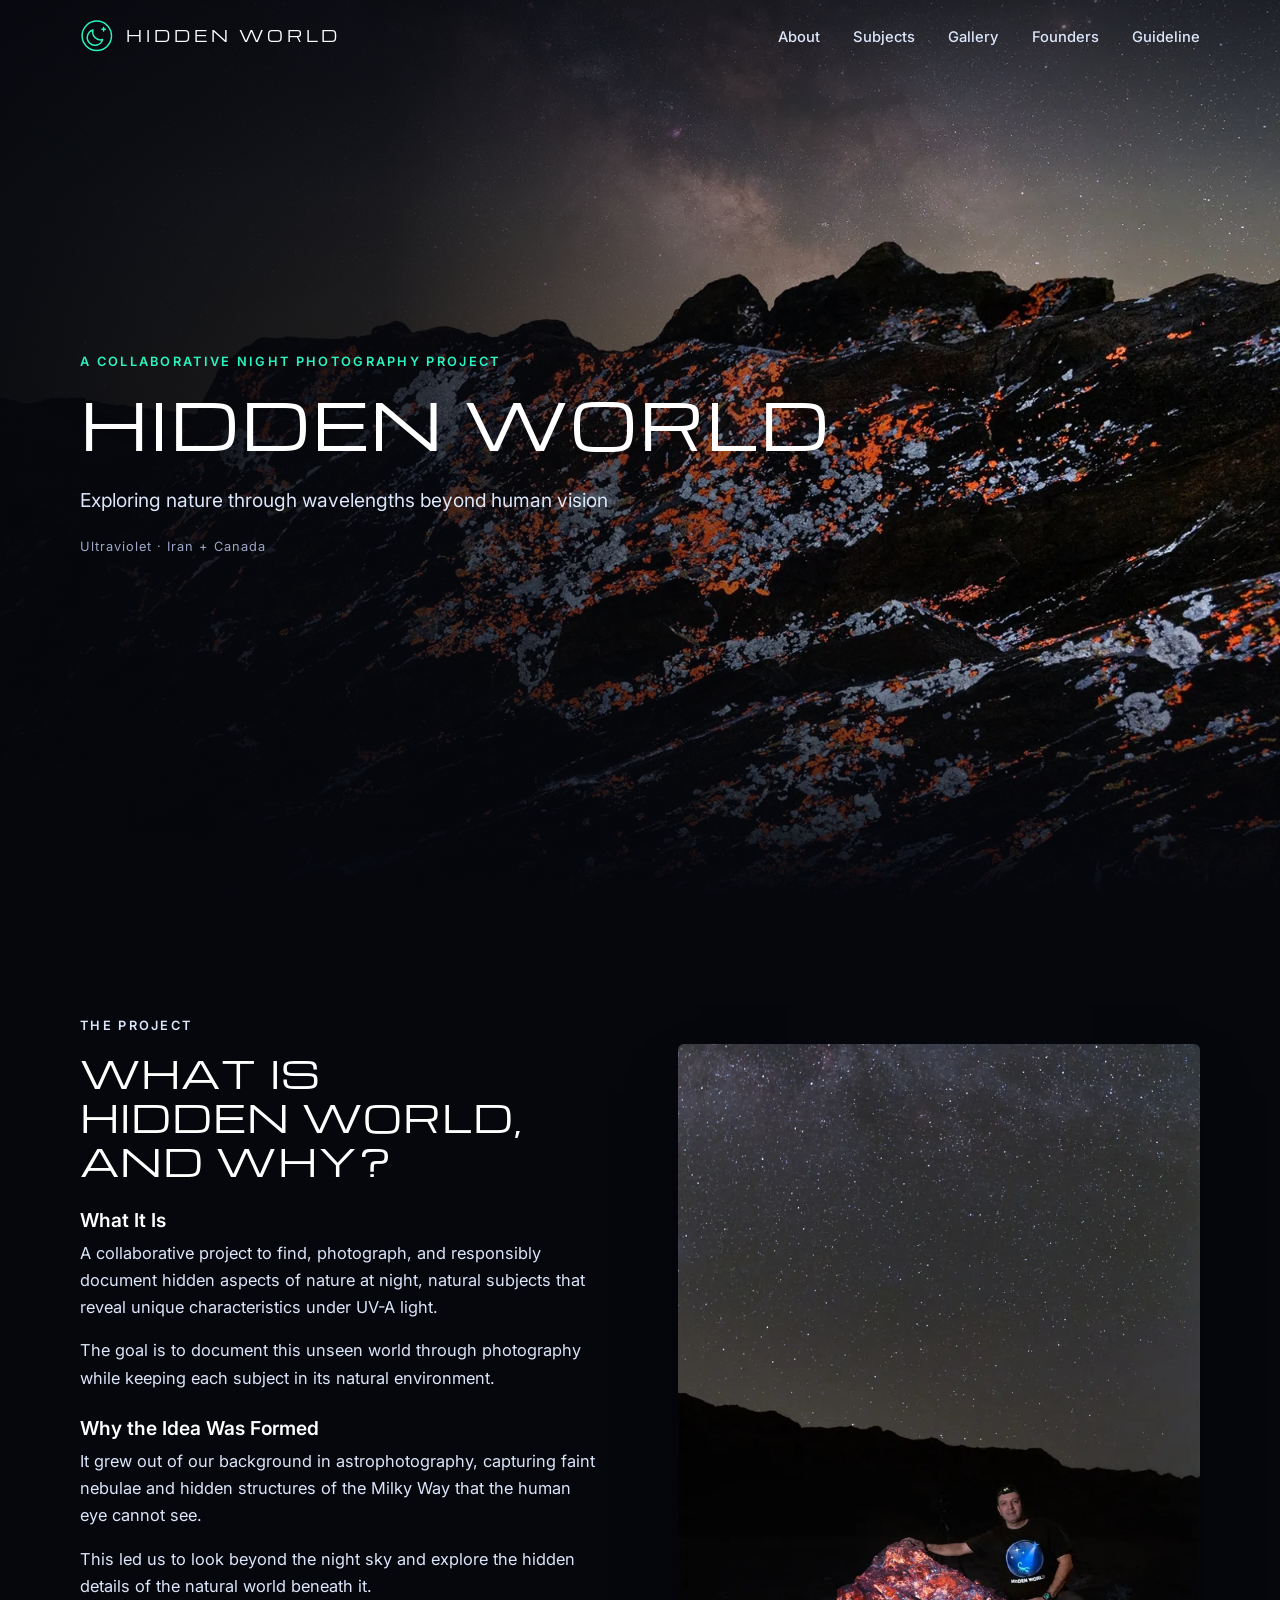
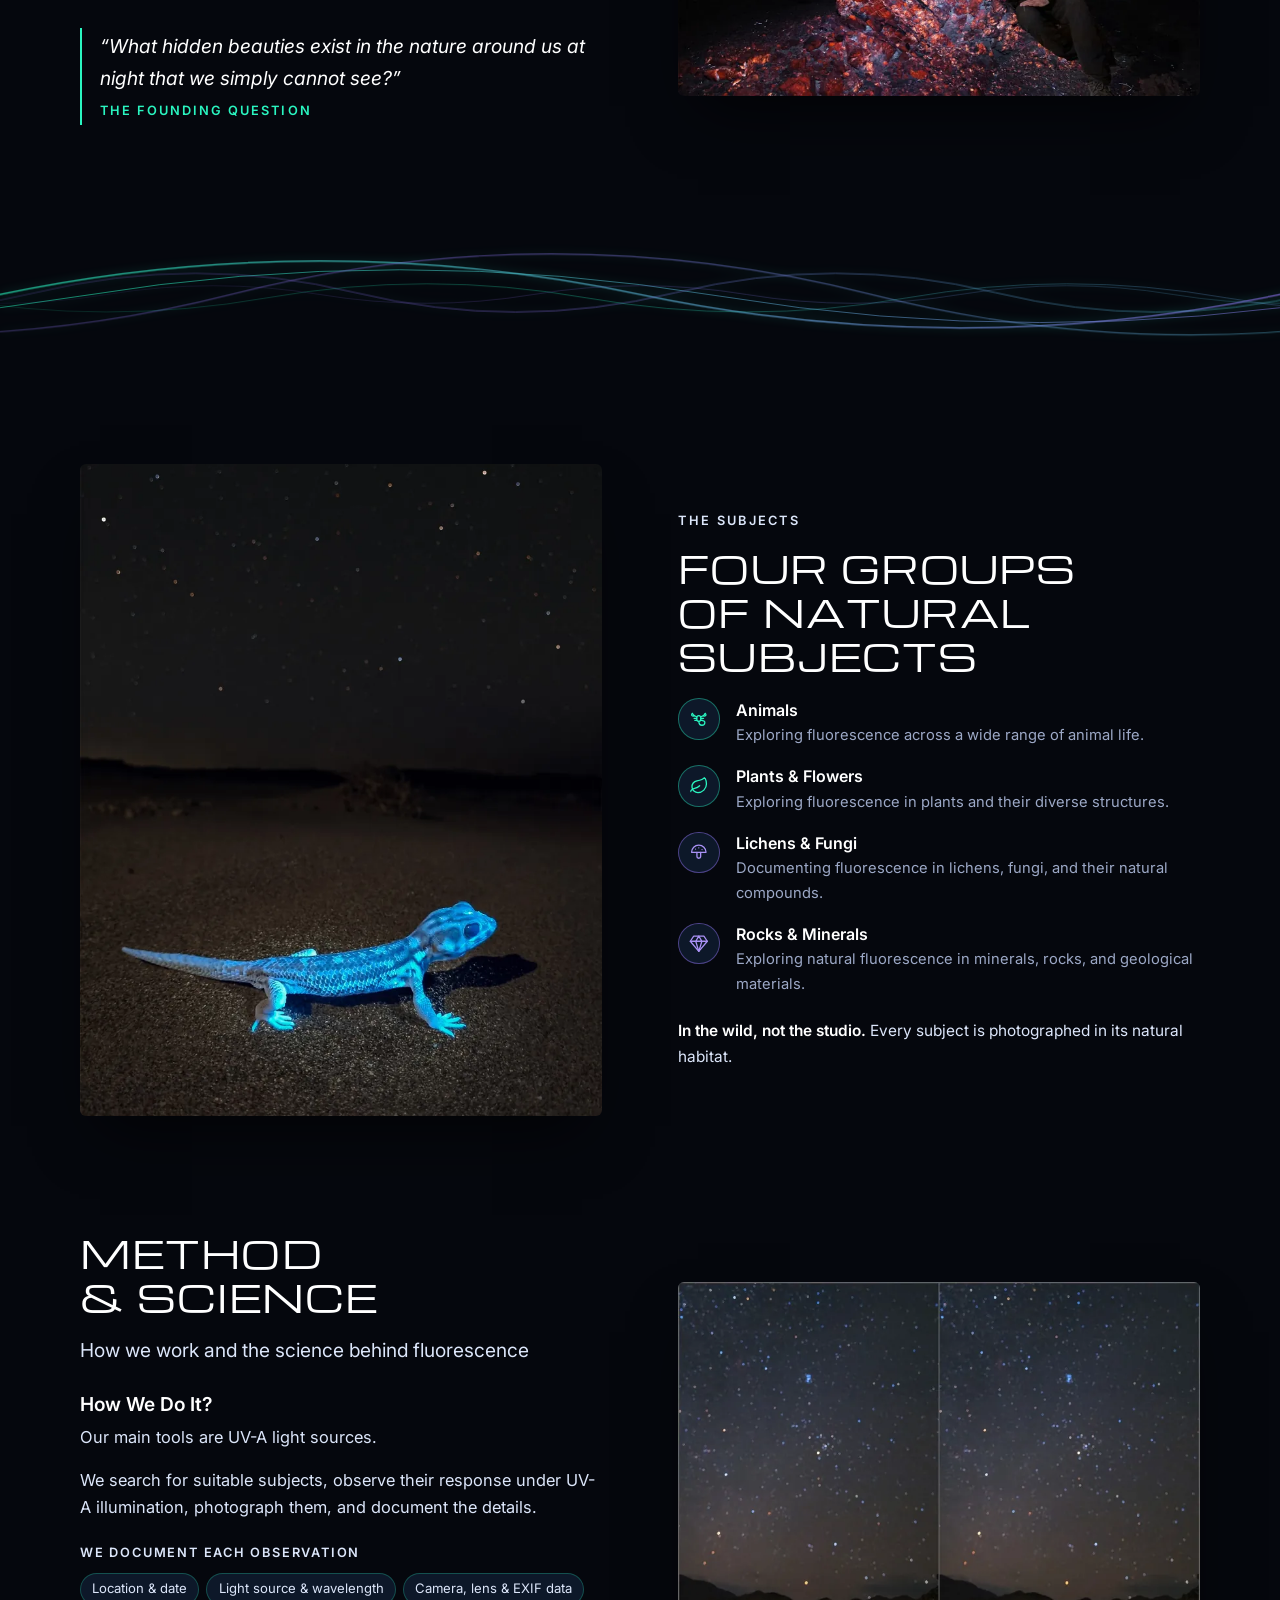
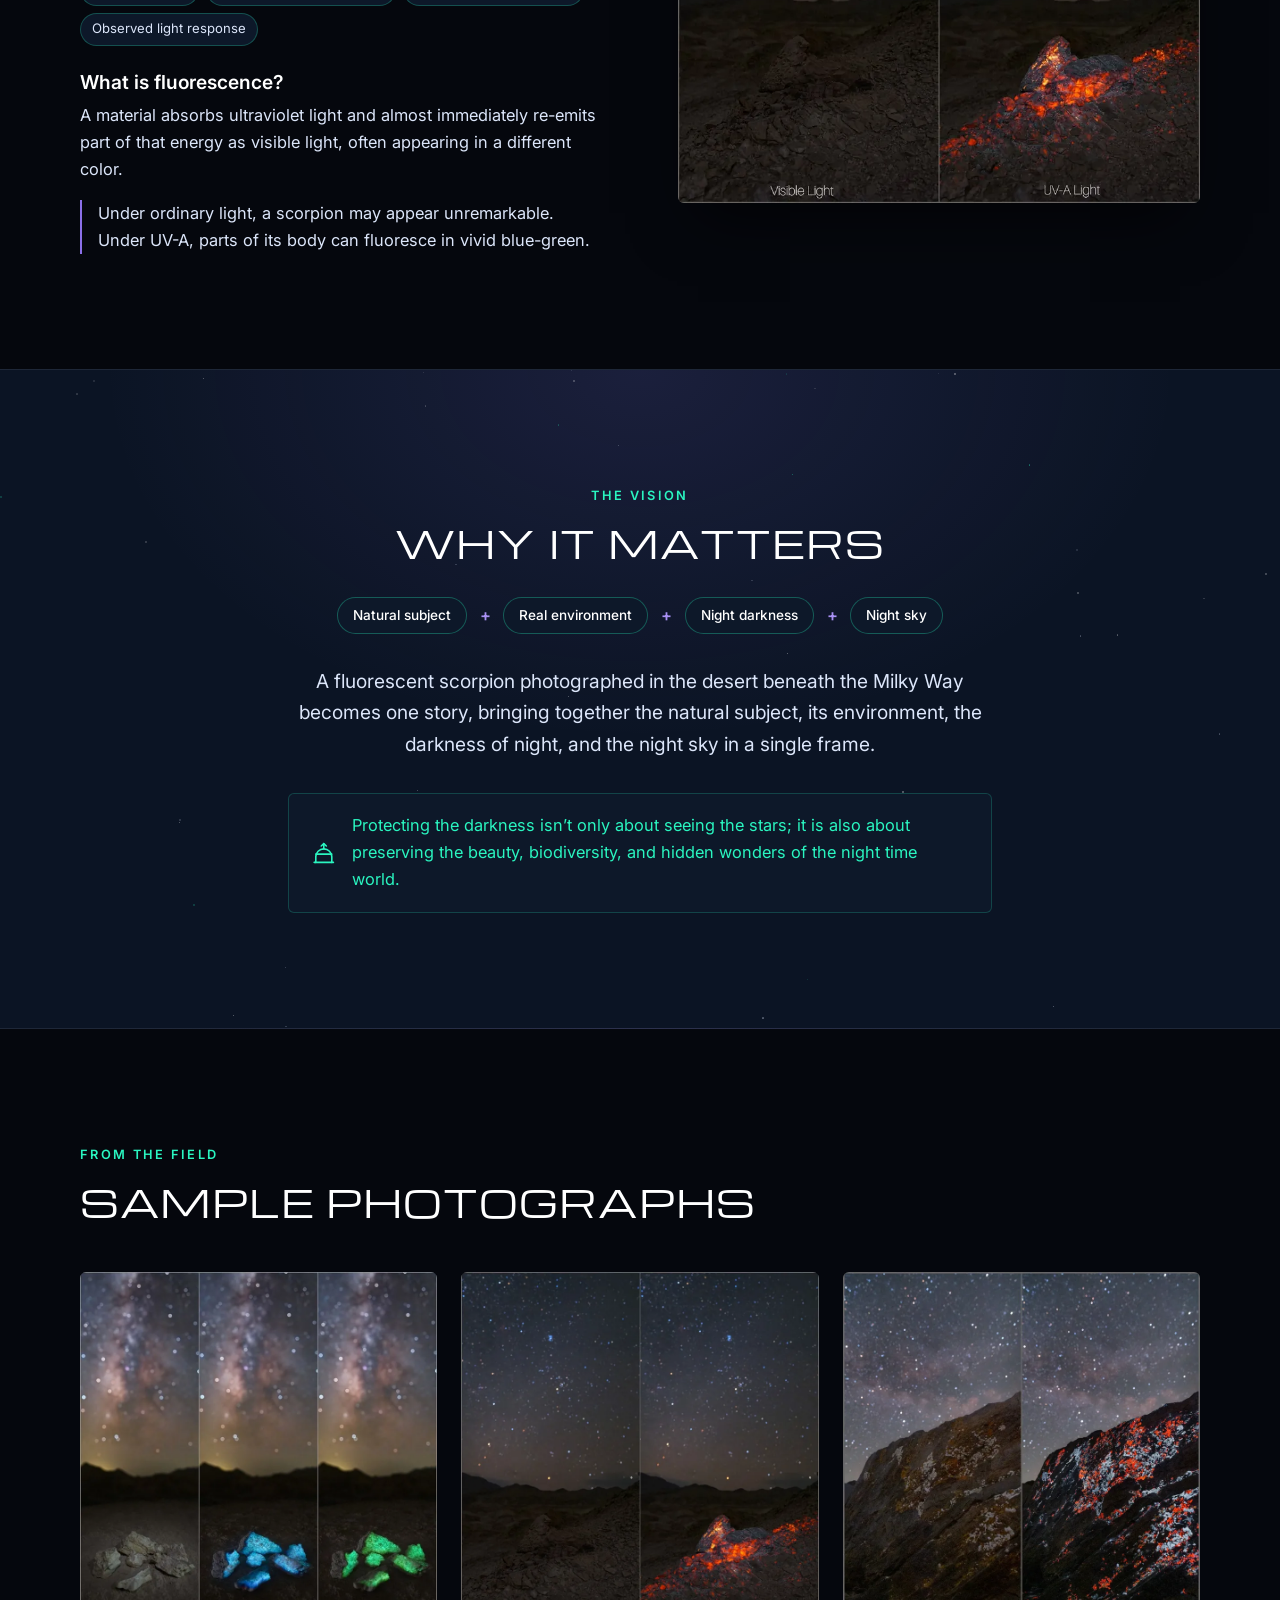
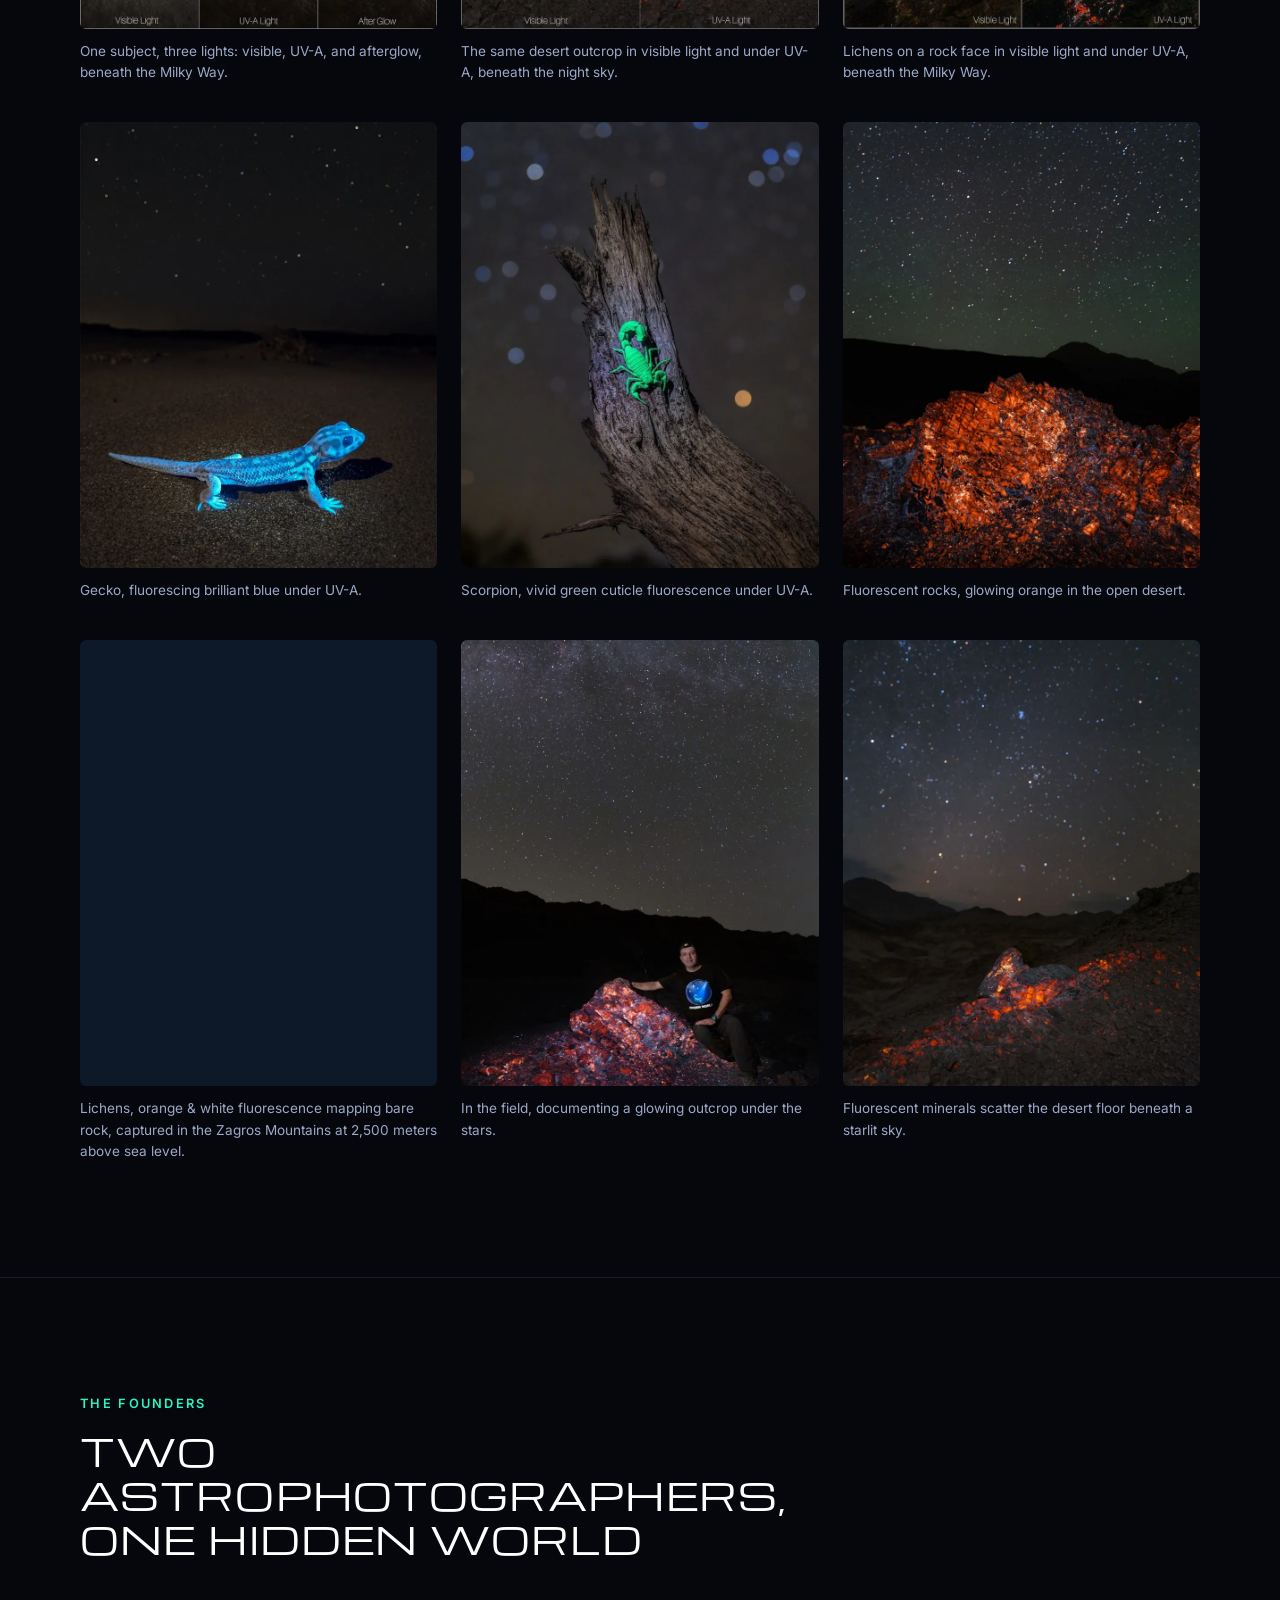
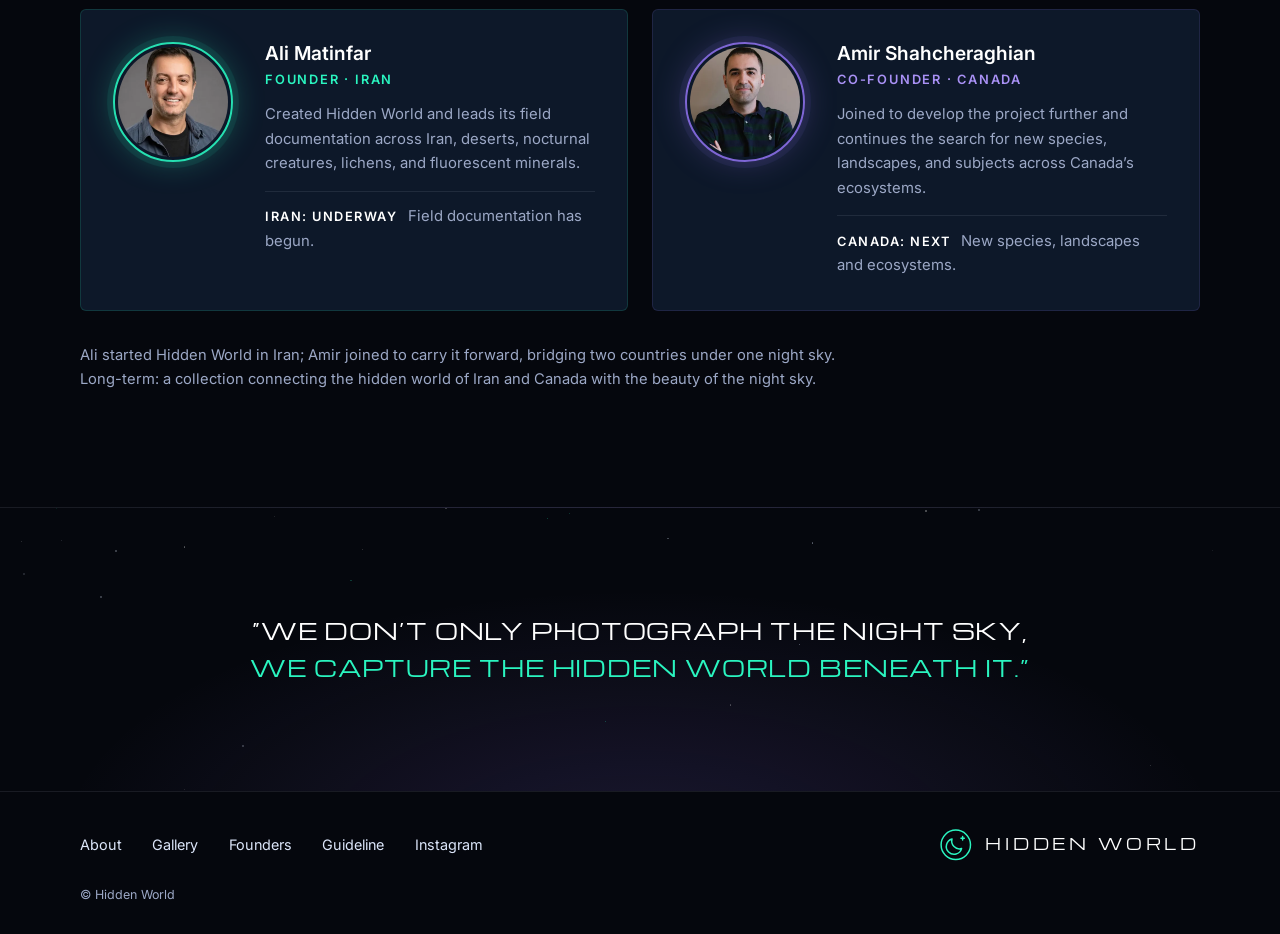
<file: index.html>
<!doctype html>
<html lang="en">
<head>
<meta charset="utf-8">
<meta name="viewport" content="width=device-width, initial-scale=1">
<title>Hidden World, Night Photography Under Ultraviolet Light</title>
<meta name="description" content="Hidden World is a collaborative night photography project documenting the unseen life of nature at night, revealed under ultraviolet light.">
<meta name="theme-color" content="#05070d">

<link rel="preconnect" href="https://fonts.googleapis.com">
<link rel="preconnect" href="https://fonts.gstatic.com" crossorigin>
<!-- Fonts load without blocking first paint; display=swap shows system fonts until ready -->
<link rel="preload" as="style" href="https://fonts.googleapis.com/css2?family=Inter:wght@400;500;600&family=Michroma&display=swap" onload="this.onload=null;this.rel='stylesheet'">
<noscript><link rel="stylesheet" href="https://fonts.googleapis.com/css2?family=Inter:wght@400;500;600&family=Michroma&display=swap"></noscript>
<link rel="icon" href="favicon.svg" type="image/svg+xml">

<link rel="preload" as="image" type="image/webp" imagesrcset="assets/opt/lichen-800.webp 800w, assets/opt/lichen-1600.webp 1600w, assets/opt/lichen-1905.webp 1905w" imagesizes="100vw" fetchpriority="high">
<link rel="stylesheet" href="styles.css">
</head>
<body>

<a class="skip-link" href="#main">Skip to content</a>

<!-- ICON SPRITE, inline SVG, referenced with <use href="#i-*"> -->
<svg class="sprite" aria-hidden="true" focusable="false" xmlns="http://www.w3.org/2000/svg">
  <symbol id="i-logo" viewBox="0 0 32 32">
    <circle cx="16" cy="16" r="14"/>
    <path d="M21.5 19.6A7.4 7.4 0 0 1 12.4 10.5a7.4 7.4 0 1 0 9.1 9.1Z"/>
    <path d="M22.5 8.2v3.2M20.9 9.8h3.2"/>
  </symbol>
  <symbol id="i-scorpion" viewBox="0 0 24 24">
    <ellipse cx="12" cy="11.6" rx="2.5" ry="3.4"/>
    <path d="M9.6 9.6 6.3 8.2 4.4 5.7M14.4 9.6l3.3-1.4 1.9-2.5"/>
    <path d="M4.4 5.7a1.7 1.7 0 1 0 2.3 2.4M19.6 5.7a1.7 1.7 0 1 1-2.3 2.4"/>
    <path d="M9.6 11.4H6.4M14.4 11.4h3.2M9.8 13.8H7.3M14.2 13.8h2.5"/>
    <path d="M12 15c.2 3 1.7 4.6 3.7 4.6s3.4-1.5 3.4-3.3c0-1.3-1-2.2-2.1-1.8"/>
  </symbol>
  <symbol id="i-leaf" viewBox="0 0 24 24">
    <path d="M11 20A7 7 0 0 1 9.8 6.1C15.5 5 17 4.5 19 2c1 2 2 4.2 2 8 0 5.5-4.8 10-10 10Z"/>
    <path d="M2 21c0-3 1.9-5.4 5.1-6C9.5 14.5 12 13 13 12"/>
  </symbol>
  <symbol id="i-mushroom" viewBox="0 0 24 24">
    <path d="M3.5 11.5a8.5 8.5 0 0 1 17 0Z"/>
    <path d="M9.8 11.5v4.7a2.2 2.2 0 0 0 4.4 0v-4.7"/>
    <path d="M8.2 7.6h.01M12 6.2h.01M15.8 8.2h.01"/>
  </symbol>
  <symbol id="i-gem" viewBox="0 0 24 24">
    <path d="M6 3h12l4 6-10 12L2 9Z"/>
    <path d="M2 9h20M12 21 8.4 9 12 3M12 21l3.6-12L12 3"/>
  </symbol>
  <symbol id="i-telescope" viewBox="0 0 24 24">
    <path d="M3 21h18"/><path d="M4.5 21v-5.2a7.5 7.5 0 0 1 15 0V21"/>
    <path d="M4.6 13.2h14.8"/><path d="M12 8.3V3.4"/><path d="M9.6 5.6 12 3.4l2.4 2.2"/>
  </symbol>
  <symbol id="i-arrow" viewBox="0 0 24 24"><path d="M5 12h14M13 6l6 6-6 6"/></symbol>
</svg>

<!-- ============================================ HEADER ============ -->
<header class="site-header" id="top">
  <div class="container header__inner">
    <a class="brand" href="#top" aria-label="Hidden World, back to top">
      <svg class="brand__mark" aria-hidden="true"><use href="#i-logo"/></svg>
      <span class="brand__word">Hidden World</span>
    </a>

    <button class="nav-toggle" type="button" aria-expanded="false" aria-controls="site-nav">
      <span class="visually-hidden">Menu</span>
      <span class="nav-toggle__bar" aria-hidden="true"></span>
    </button>

    <nav class="site-nav" id="site-nav" aria-label="Primary">
      <ul class="site-nav__links">
        <li><a href="#about">About</a></li>
        <li><a href="#subjects">Subjects</a></li>
        <li><a href="#gallery">Gallery</a></li>
        <li><a href="#founders">Founders</a></li>
        <li><a href="guideline.html">Guideline</a></li>
      </ul>
    </nav>
  </div>
</header>

<main id="main">

  <!-- ============================================ 1 · HERO ============ -->
  <section class="hero" aria-labelledby="hero-title">
    <picture class="hero__bg">
      <source type="image/webp" srcset="assets/opt/lichen-800.webp 800w, assets/opt/lichen-1600.webp 1600w, assets/opt/lichen-1905.webp 1905w" sizes="100vw">
      <img src="assets/opt/lichen-800.jpg" srcset="assets/opt/lichen-800.jpg 800w, assets/opt/lichen-1600.jpg 1600w, assets/opt/lichen-1905.jpg 1905w" sizes="100vw"
           alt="Orange and white lichen fluorescing in patches across a bare rock face beneath the Milky Way." width="1905" height="2560" fetchpriority="high" decoding="async">
    </picture>
    <div class="hero__shade" aria-hidden="true"></div>

    <div class="container hero__content">
      <p class="eyebrow">A Collaborative Night Photography Project</p>
      <h1 class="display" id="hero-title">Hidden World</h1>
      <p class="hero__lead">Exploring nature through wavelengths beyond human vision</p>
      <p class="hero__meta">Ultraviolet · Iran + Canada</p>
    </div>
  </section>

  <!-- ============================================ 3 · MISSION (feature A) ============ -->
  <section class="feature" id="about" aria-labelledby="about-title">
    <div class="container feature__grid">
      <div class="feature__text reveal">
        <p class="eyebrow">The Project</p>
        <h2 class="display-2" id="about-title">What is Hidden World, and why?</h2>
        <h3 class="mini-title">What It Is</h3>
        <p>A collaborative project to find, photograph, and responsibly document hidden aspects of nature at night, natural subjects that reveal unique characteristics under UV-A light.</p>
        <p>The goal is to document this unseen world through photography while keeping each subject in its natural environment.</p>
        <h3 class="mini-title">Why the Idea Was Formed</h3>
        <p>It grew out of our background in astrophotography, capturing faint nebulae and hidden structures of the Milky Way that the human eye cannot see.</p>
        <p>This led us to look beyond the night sky and explore the hidden details of the natural world beneath it.</p>
        <blockquote class="pull">
          <p>“What hidden beauties exist in the nature around us at night that we simply cannot see?”</p>
          <footer>The founding question</footer>
        </blockquote>
      </div>
      <figure class="feature__media feature__media--tall reveal">
        <picture>
          <source type="image/webp" srcset="assets/opt/field-bts-800.webp 800w, assets/opt/field-bts-1143.webp 1143w" sizes="(min-width: 1240px) 560px, (min-width: 900px) 46vw, 100vw">
          <img src="assets/opt/field-bts-800.jpg" srcset="assets/opt/field-bts-800.jpg 800w, assets/opt/field-bts-1143.jpg 1143w" sizes="(min-width: 1240px) 560px, (min-width: 900px) 46vw, 100vw"
               alt="A photographer kneeling beside a large outcrop glowing orange under ultraviolet light, with the Milky Way overhead." width="1143" height="1600" loading="lazy" decoding="async">
        </picture>
      </figure>
    </div>
  </section>

  <!-- ============================================ WAVE DIVIDER ============ -->
  <div class="wave" aria-hidden="true">
    <svg class="wave__svg" viewBox="0 0 2880 160" preserveAspectRatio="none" focusable="false">
      <defs>
        <linearGradient id="wg1" x1="0" x2="1" y1="0" y2="0">
          <stop offset="0" stop-color="#2AF5C0" stop-opacity="0"/>
          <stop offset=".25" stop-color="#2AF5C0"/>
          <stop offset=".5" stop-color="#8B6FE8"/>
          <stop offset=".75" stop-color="#2AF5C0"/>
          <stop offset="1" stop-color="#2AF5C0" stop-opacity="0"/>
        </linearGradient>
        <linearGradient id="wg2" x1="0" x2="1" y1="0" y2="0">
          <stop offset="0" stop-color="#8B6FE8" stop-opacity="0"/>
          <stop offset=".3" stop-color="#8B6FE8"/>
          <stop offset=".6" stop-color="#2AF5C0"/>
          <stop offset="1" stop-color="#8B6FE8" stop-opacity="0"/>
        </linearGradient>
      </defs>
      <path class="wave__line wave__line--1" d="M-1440 80 Q-1080 4.0 -720 80 T0 80 T720 80 T1440 80 T2160 80 T2880 80 T3600 80 T4320 80" stroke="url(#wg1)" stroke-width="1.4" opacity="0.85"/>
      <path class="wave__line wave__line--2" d="M-1350 82 Q-990 22.0 -630 82 T90 82 T810 82 T1530 82 T2250 82 T2970 82 T3690 82 T4410 82" stroke="url(#wg1)" stroke-width="1" opacity="0.6"/>
      <path class="wave__line wave__line--3" d="M-680 78 Q-500 34.0 -320 78 T40 78 T400 78 T760 78 T1120 78 T1480 78 T1840 78 T2200 78 T2560 78 T2920 78 T3280 78 T3640 78" stroke="url(#wg2)" stroke-width="1" opacity="0.55"/>
      <path class="wave__line wave__line--4" d="M-1180 80 Q-820 -12.0 -460 80 T260 80 T980 80 T1700 80 T2420 80 T3140 80 T3860 80 T4580 80" stroke="url(#wg2)" stroke-width="1.2" opacity="0.5"/>
      <path class="wave__line wave__line--5" d="M-420 84 Q-240 52.0 -60 84 T300 84 T660 84 T1020 84 T1380 84 T1740 84 T2100 84 T2460 84 T2820 84 T3180 84 T3540 84 T3900 84" stroke="url(#wg1)" stroke-width="0.8" opacity="0.45"/>
      <path class="wave__line wave__line--6" d="M-360 80 Q-240 60.0 -120 80 T120 80 T360 80 T600 80 T840 80 T1080 80 T1320 80 T1560 80 T1800 80 T2040 80 T2280 80 T2520 80 T2760 80 T3000 80 T3240 80 T3480 80" stroke="url(#wg2)" stroke-width="0.8" opacity="0.35"/>
    </svg>
  </div>

  <!-- ============================================ 4 · SUBJECTS (feature B, mirrored) ============ -->
  <section class="feature feature--mirror" id="subjects" aria-labelledby="subjects-title">
    <div class="container feature__grid">
      <div class="feature__text reveal">
        <p class="eyebrow">The Subjects</p>
        <h2 class="display-2" id="subjects-title">Four groups of natural subjects</h2>
        <ul class="subject-list">
          <li><svg class="icon" aria-hidden="true"><use href="#i-scorpion"/></svg><div><h3>Animals</h3><p>Exploring fluorescence across a wide range of animal life.</p></div></li>
          <li><svg class="icon" aria-hidden="true"><use href="#i-leaf"/></svg><div><h3>Plants &amp; Flowers</h3><p>Exploring fluorescence in plants and their diverse structures.</p></div></li>
          <li class="is-violet"><svg class="icon" aria-hidden="true"><use href="#i-mushroom"/></svg><div><h3>Lichens &amp; Fungi</h3><p>Documenting fluorescence in lichens, fungi, and their natural compounds.</p></div></li>
          <li class="is-violet"><svg class="icon" aria-hidden="true"><use href="#i-gem"/></svg><div><h3>Rocks &amp; Minerals</h3><p>Exploring natural fluorescence in minerals, rocks, and geological materials.</p></div></li>
        </ul>
        <p class="aside"><strong>In the wild, not the studio.</strong> Every subject is photographed in its natural habitat.</p>
      </div>
      <figure class="feature__media feature__media--tall reveal">
        <picture>
          <source type="image/webp" srcset="assets/opt/gecko-800.webp 800w, assets/opt/gecko-1600.webp 1600w, assets/opt/gecko-1829.webp 1829w" sizes="(min-width: 1240px) 560px, (min-width: 900px) 46vw, 100vw">
          <img src="assets/opt/gecko-800.jpg" srcset="assets/opt/gecko-800.jpg 800w, assets/opt/gecko-1600.jpg 1600w, assets/opt/gecko-1829.jpg 1829w" sizes="(min-width: 1240px) 560px, (min-width: 900px) 46vw, 100vw"
               alt="A gecko on dark desert sand fluorescing brilliant blue under ultraviolet light." width="1829" height="2560" loading="lazy" decoding="async">
        </picture>
      </figure>
    </div>
  </section>

  <!-- ============================================ 5 · METHOD & SCIENCE (feature A) ============ -->
  <section class="feature" id="method" aria-labelledby="method-title">
    <div class="container feature__grid">
      <div class="feature__text reveal">
        <h2 class="display-2" id="method-title">Method &amp; Science</h2>
        <p class="lead">How we work and the science behind fluorescence</p>
        <h3 class="mini-title">How We Do It?</h3>
        <p>Our main tools are UV-A light sources.</p>
        <p>We search for suitable subjects, observe their response under UV-A illumination, photograph them, and document the details.</p>
        <p class="label">We document each observation</p>
        <ul class="tags">
          <li>Location &amp; date</li><li>Light source &amp; wavelength</li><li>Camera, lens &amp; EXIF data</li><li>Observed light response</li>
        </ul>
        <h3 class="mini-title">What is fluorescence?</h3>
        <p>A material absorbs ultraviolet light and almost immediately re-emits part of that energy as visible light, often appearing in a different color.</p>
        <p class="note">Under ordinary light, a scorpion may appear unremarkable. Under UV-A, parts of its body can fluoresce in vivid blue-green.</p>
      </div>
      <figure class="feature__media feature__media--square reveal">
        <picture>
          <source type="image/webp" srcset="assets/opt/field2-800.webp 800w, assets/opt/field2-1280.webp 1280w" sizes="(min-width: 1240px) 560px, (min-width: 900px) 46vw, 100vw">
          <img src="assets/opt/field2-800.jpg" srcset="assets/opt/field2-800.jpg 800w, assets/opt/field2-1280.jpg 1280w" sizes="(min-width: 1240px) 560px, (min-width: 900px) 46vw, 100vw"
               alt="Side-by-side view of a desert outcrop beneath the stars: dark in visible light, glowing orange under UV-A light." width="1280" height="1280" loading="lazy" decoding="async">
        </picture>
      </figure>
    </div>
  </section>

  <!-- ============================================ 6 · VISION ============ -->
  <section class="vision" id="vision" aria-labelledby="vision-title">
    <div class="stars" data-stars data-density=".6" aria-hidden="true"></div>
    <div class="container vision__inner reveal">
      <p class="eyebrow">The Vision</p>
      <h2 class="display-2" id="vision-title">Why it matters</h2>
      <ul class="chips">
        <li class="chip">Natural subject</li><li class="chip-plus" aria-hidden="true">+</li>
        <li class="chip">Real environment</li><li class="chip-plus" aria-hidden="true">+</li>
        <li class="chip">Night darkness</li><li class="chip-plus" aria-hidden="true">+</li>
        <li class="chip">Night sky</li>
      </ul>
      <p class="vision__line">A fluorescent scorpion photographed in the desert beneath the Milky Way becomes one story, bringing together the natural subject, its environment, the darkness of night, and the night sky in a single frame.</p>
      <p class="vision__darksky">
        <svg class="icon" aria-hidden="true"><use href="#i-telescope"/></svg>
        <span>Protecting the darkness isn’t only about seeing the stars; it is also about preserving the beauty, biodiversity, and hidden wonders of the night time world.</span>
      </p>
    </div>
  </section>

  <!-- ============================================ 7 · GALLERY ============ -->
  <section class="gallery-section" id="gallery" aria-labelledby="gallery-title">
    <div class="container">
      <header class="section-head reveal">
        <p class="eyebrow">From the Field</p>
        <h2 class="display-2" id="gallery-title">Sample photographs</h2>
      </header>

      <div class="gallery">
        <figure class="shot shot--square reveal">
          <button class="shot__media" type="button" data-full="assets/opt/triptych-960.webp" aria-label="Enlarge photo: One subject, three lights: visible, UV-A, and afterglow, beneath the Milky Way.">
            <picture>
              <source type="image/webp" srcset="assets/opt/triptych-800.webp 800w, assets/opt/triptych-960.webp 960w" sizes="(min-width: 1240px) 380px, (min-width: 700px) 31vw, 100vw">
              <img src="assets/opt/triptych-800.jpg" srcset="assets/opt/triptych-800.jpg 800w, assets/opt/triptych-960.jpg 960w" sizes="(min-width: 1240px) 380px, (min-width: 700px) 31vw, 100vw"
                   alt="Triptych of the same fluorescent rocks beneath the Milky Way: dull grey in visible light, glowing blue under UV-A, and glowing green in afterglow." width="960" height="960" loading="lazy" decoding="async">
            </picture>
          </button>
          <figcaption>One subject, three lights: visible, UV-A, and afterglow, beneath the Milky Way.</figcaption>
        </figure>

        <figure class="shot shot--square reveal">
          <button class="shot__media" type="button" data-full="assets/opt/field2-1280.webp" aria-label="Enlarge photo: The same desert outcrop in visible light and under UV-A, beneath the night sky.">
            <picture>
              <source type="image/webp" srcset="assets/opt/field2-800.webp 800w, assets/opt/field2-1280.webp 1280w" sizes="(min-width: 1240px) 380px, (min-width: 700px) 31vw, 100vw">
              <img src="assets/opt/field2-800.jpg" srcset="assets/opt/field2-800.jpg 800w, assets/opt/field2-1280.jpg 1280w" sizes="(min-width: 1240px) 380px, (min-width: 700px) 31vw, 100vw"
                   alt="Side-by-side view of a desert outcrop beneath the stars: dark in visible light, glowing orange under UV-A light." width="1280" height="1280" loading="lazy" decoding="async">
            </picture>
          </button>
          <figcaption>The same desert outcrop in visible light and under UV-A, beneath the night sky.</figcaption>
        </figure>

        <figure class="shot shot--square reveal">
          <button class="shot__media" type="button" data-full="assets/opt/field3-1280.webp" aria-label="Enlarge photo: Lichens on a rock face in visible light and under UV-A, beneath the Milky Way.">
            <picture>
              <source type="image/webp" srcset="assets/opt/field3-800.webp 800w, assets/opt/field3-1280.webp 1280w" sizes="(min-width: 1240px) 380px, (min-width: 700px) 31vw, 100vw">
              <img src="assets/opt/field3-800.jpg" srcset="assets/opt/field3-800.jpg 800w, assets/opt/field3-1280.jpg 1280w" sizes="(min-width: 1240px) 380px, (min-width: 700px) 31vw, 100vw"
                   alt="Side-by-side view of a lichen-covered rock face beneath the Milky Way: muted in visible light, glowing orange and white under UV-A light." width="1280" height="1280" loading="lazy" decoding="async">
            </picture>
          </button>
          <figcaption>Lichens on a rock face in visible light and under UV-A, beneath the Milky Way.</figcaption>
        </figure>

        <figure class="shot reveal">
          <button class="shot__media" type="button" data-full="assets/opt/gecko-1829.webp" aria-label="Enlarge photo: Gecko, fluorescing brilliant blue under UV-A.">
            <picture>
              <source type="image/webp" srcset="assets/opt/gecko-800.webp 800w, assets/opt/gecko-1600.webp 1600w, assets/opt/gecko-1829.webp 1829w" sizes="(min-width: 1240px) 380px, (min-width: 700px) 31vw, 100vw">
              <img src="assets/opt/gecko-800.jpg" srcset="assets/opt/gecko-800.jpg 800w, assets/opt/gecko-1600.jpg 1600w, assets/opt/gecko-1829.jpg 1829w" sizes="(min-width: 1240px) 380px, (min-width: 700px) 31vw, 100vw"
                   alt="A gecko on dark desert sand fluorescing brilliant blue under ultraviolet light." width="1829" height="2560" loading="lazy" decoding="async">
            </picture>
          </button>
          <figcaption>Gecko, fluorescing brilliant blue under UV-A.</figcaption>
        </figure>

        <figure class="shot reveal">
          <button class="shot__media" type="button" data-full="assets/opt/scorpion-1007.webp" aria-label="Enlarge photo: Scorpion, vivid green cuticle fluorescence under UV-A.">
            <picture>
              <source type="image/webp" srcset="assets/opt/scorpion-800.webp 800w, assets/opt/scorpion-1007.webp 1007w" sizes="(min-width: 1240px) 380px, (min-width: 700px) 31vw, 100vw">
              <img src="assets/opt/scorpion-800.jpg" srcset="assets/opt/scorpion-800.jpg 800w, assets/opt/scorpion-1007.jpg 1007w" sizes="(min-width: 1240px) 380px, (min-width: 700px) 31vw, 100vw"
                   alt="A scorpion glowing vivid green under ultraviolet light." width="1007" height="1278" loading="lazy" decoding="async">
            </picture>
          </button>
          <figcaption>Scorpion, vivid green cuticle fluorescence under UV-A.</figcaption>
        </figure>

        <figure class="shot reveal">
          <button class="shot__media" type="button" data-full="assets/opt/minerals-2047.webp" aria-label="Enlarge photo: Fluorescent rocks, glowing orange in the open desert.">
            <picture>
              <source type="image/webp" srcset="assets/opt/minerals-800.webp 800w, assets/opt/minerals-1600.webp 1600w, assets/opt/minerals-2047.webp 2047w" sizes="(min-width: 1240px) 380px, (min-width: 700px) 31vw, 100vw">
              <img src="assets/opt/minerals-800.jpg" srcset="assets/opt/minerals-800.jpg 800w, assets/opt/minerals-1600.jpg 1600w, assets/opt/minerals-2047.jpg 2047w" sizes="(min-width: 1240px) 380px, (min-width: 700px) 31vw, 100vw"
                   alt="A mound of rocks glowing bright orange on the open desert floor under a starry sky." width="2047" height="2560" loading="lazy" decoding="async">
            </picture>
          </button>
          <figcaption>Fluorescent rocks, glowing orange in the open desert.</figcaption>
        </figure>

        <figure class="shot reveal">
          <button class="shot__media" type="button" data-full="assets/opt/lichen-1905.webp" aria-label="Enlarge photo: Lichens, orange and white fluorescence mapping bare rock, captured in the Zagros Mountains at 2,500 meters above sea level.">
            <picture>
              <source type="image/webp" srcset="assets/opt/lichen-800.webp 800w, assets/opt/lichen-1600.webp 1600w, assets/opt/lichen-1905.webp 1905w" sizes="(min-width: 1240px) 380px, (min-width: 700px) 31vw, 100vw">
              <img src="assets/opt/lichen-800.jpg" srcset="assets/opt/lichen-800.jpg 800w, assets/opt/lichen-1600.jpg 1600w, assets/opt/lichen-1905.jpg 1905w" sizes="(min-width: 1240px) 380px, (min-width: 700px) 31vw, 100vw"
                   alt="Orange and white lichen fluorescing in patches across a bare rock face beneath the Milky Way." width="1905" height="2560" loading="lazy" decoding="async">
            </picture>
          </button>
          <figcaption>Lichens, orange &amp; white fluorescence mapping bare rock, captured in the Zagros Mountains at 2,500 meters above sea level.</figcaption>
        </figure>

        <figure class="shot reveal">
          <button class="shot__media" type="button" data-full="assets/opt/field-bts-1143.webp" aria-label="Enlarge photo: In the field, documenting a glowing outcrop under the stars.">
            <picture>
              <source type="image/webp" srcset="assets/opt/field-bts-800.webp 800w, assets/opt/field-bts-1143.webp 1143w" sizes="(min-width: 1240px) 380px, (min-width: 700px) 31vw, 100vw">
              <img src="assets/opt/field-bts-800.jpg" srcset="assets/opt/field-bts-800.jpg 800w, assets/opt/field-bts-1143.jpg 1143w" sizes="(min-width: 1240px) 380px, (min-width: 700px) 31vw, 100vw"
                   alt="A photographer kneeling beside a large outcrop glowing orange under ultraviolet light, with the Milky Way overhead." width="1143" height="1600" loading="lazy" decoding="async">
            </picture>
          </button>
          <figcaption>In the field, documenting a glowing outcrop under the stars.</figcaption>
        </figure>

        <figure class="shot reveal">
          <button class="shot__media" type="button" data-full="assets/opt/field-landscape-1935.webp" aria-label="Enlarge photo: Fluorescent minerals scatter the desert floor beneath a starlit sky.">
            <picture>
              <source type="image/webp" srcset="assets/opt/field-landscape-800.webp 800w, assets/opt/field-landscape-1600.webp 1600w, assets/opt/field-landscape-1935.webp 1935w" sizes="(min-width: 1240px) 380px, (min-width: 700px) 31vw, 100vw">
              <img src="assets/opt/field-landscape-800.jpg" srcset="assets/opt/field-landscape-800.jpg 800w, assets/opt/field-landscape-1600.jpg 1600w, assets/opt/field-landscape-1935.jpg 1935w" sizes="(min-width: 1240px) 380px, (min-width: 700px) 31vw, 100vw"
                   alt="Desert floor strewn with rocks glowing orange under ultraviolet light, beneath a sky full of stars." width="1935" height="2560" loading="lazy" decoding="async">
            </picture>
          </button>
          <figcaption>Fluorescent minerals scatter the desert floor beneath a starlit sky.</figcaption>
        </figure>
      </div>
    </div>
  </section>

  <!-- ============================================ 8 · FOUNDERS ============ -->
  <section class="founders" id="founders" aria-labelledby="founders-title">
    <div class="container">
      <header class="section-head reveal">
        <p class="eyebrow">The Founders</p>
        <h2 class="display-2" id="founders-title">Two astrophotographers, one hidden world</h2>
      </header>

      <div class="founders__grid">
        <article class="founder reveal">
          <div class="portrait">
            <picture>
              <source type="image/webp" srcset="assets/opt/ali-400.webp 400w, assets/opt/ali-800.webp 800w, assets/opt/ali-900.webp 900w" sizes="128px">
              <img src="assets/opt/ali-800.jpg" srcset="assets/opt/ali-400.jpg 400w, assets/opt/ali-800.jpg 800w, assets/opt/ali-900.jpg 900w" sizes="128px"
                   alt="Portrait of Ali Matinfar, founder of Hidden World." width="900" height="900" loading="lazy" decoding="async">
            </picture>
          </div>
          <div>
            <h3 class="founder__name">Ali Matinfar</h3>
            <p class="founder__role">Founder · Iran</p>
            <p>Created Hidden World and leads its field documentation across Iran, deserts, nocturnal creatures, lichens, and fluorescent minerals.</p>
            <p class="founder__next"><span>Iran: underway</span> Field documentation has begun.</p>
          </div>
        </article>

        <article class="founder founder--violet reveal">
          <div class="portrait">
            <picture>
              <source type="image/webp" srcset="assets/opt/amir-400.webp 400w, assets/opt/amir-800.webp 800w, assets/opt/amir-900.webp 900w" sizes="128px">
              <img src="assets/opt/amir-800.jpg" srcset="assets/opt/amir-400.jpg 400w, assets/opt/amir-800.jpg 800w, assets/opt/amir-900.jpg 900w" sizes="128px"
                   alt="Portrait of Amir Shahcheraghian, co-founder of Hidden World." width="900" height="900" loading="lazy" decoding="async">
            </picture>
          </div>
          <div>
            <h3 class="founder__name">Amir Shahcheraghian</h3>
            <p class="founder__role">Co-Founder · Canada</p>
            <p>Joined to develop the project further and continues the search for new species, landscapes, and subjects across Canada’s ecosystems.</p>
            <p class="founder__next"><span>Canada: next</span> New species, landscapes and ecosystems.</p>
          </div>
        </article>
      </div>

      <p class="founders__note reveal">Ali started Hidden World in Iran; Amir joined to carry it forward, bridging two countries under one night sky. Long-term: a collection connecting the hidden world of Iran and Canada with the beauty of the night sky.</p>
    </div>
  </section>

  <!-- ============================================ 9 · CLOSING ============ -->
  <section class="closing" aria-label="Project statement">
    <div class="stars" data-stars data-density=".8" aria-hidden="true"></div>
    <div class="container reveal">
      <p class="closing__text"><span>“We don’t only photograph the night sky,</span> <span><strong>we capture the hidden world beneath it.</strong>”</span></p>
    </div>
  </section>

</main>

<!-- ============================================ FOOTER ============ -->
<footer class="site-footer">
  <div class="container footer__inner">
    <ul class="footer__links">
      <li><a href="#about">About</a></li>
      <li><a href="#gallery">Gallery</a></li>
      <li><a href="#founders">Founders</a></li>
      <li><a href="guideline.html">Guideline</a></li>
      <li><a href="#" aria-label="Hidden World on Instagram (link coming soon)">Instagram</a></li>
    </ul>
    <a class="brand brand--footer" href="#top" aria-label="Hidden World, back to top">
      <svg class="brand__mark" aria-hidden="true"><use href="#i-logo"/></svg>
      <span class="brand__word">Hidden World</span>
    </a>
  </div>
  <p class="container footer__copy">© Hidden World</p>
</footer>

<script src="script.js" defer></script>
</body>
</html>
</file>
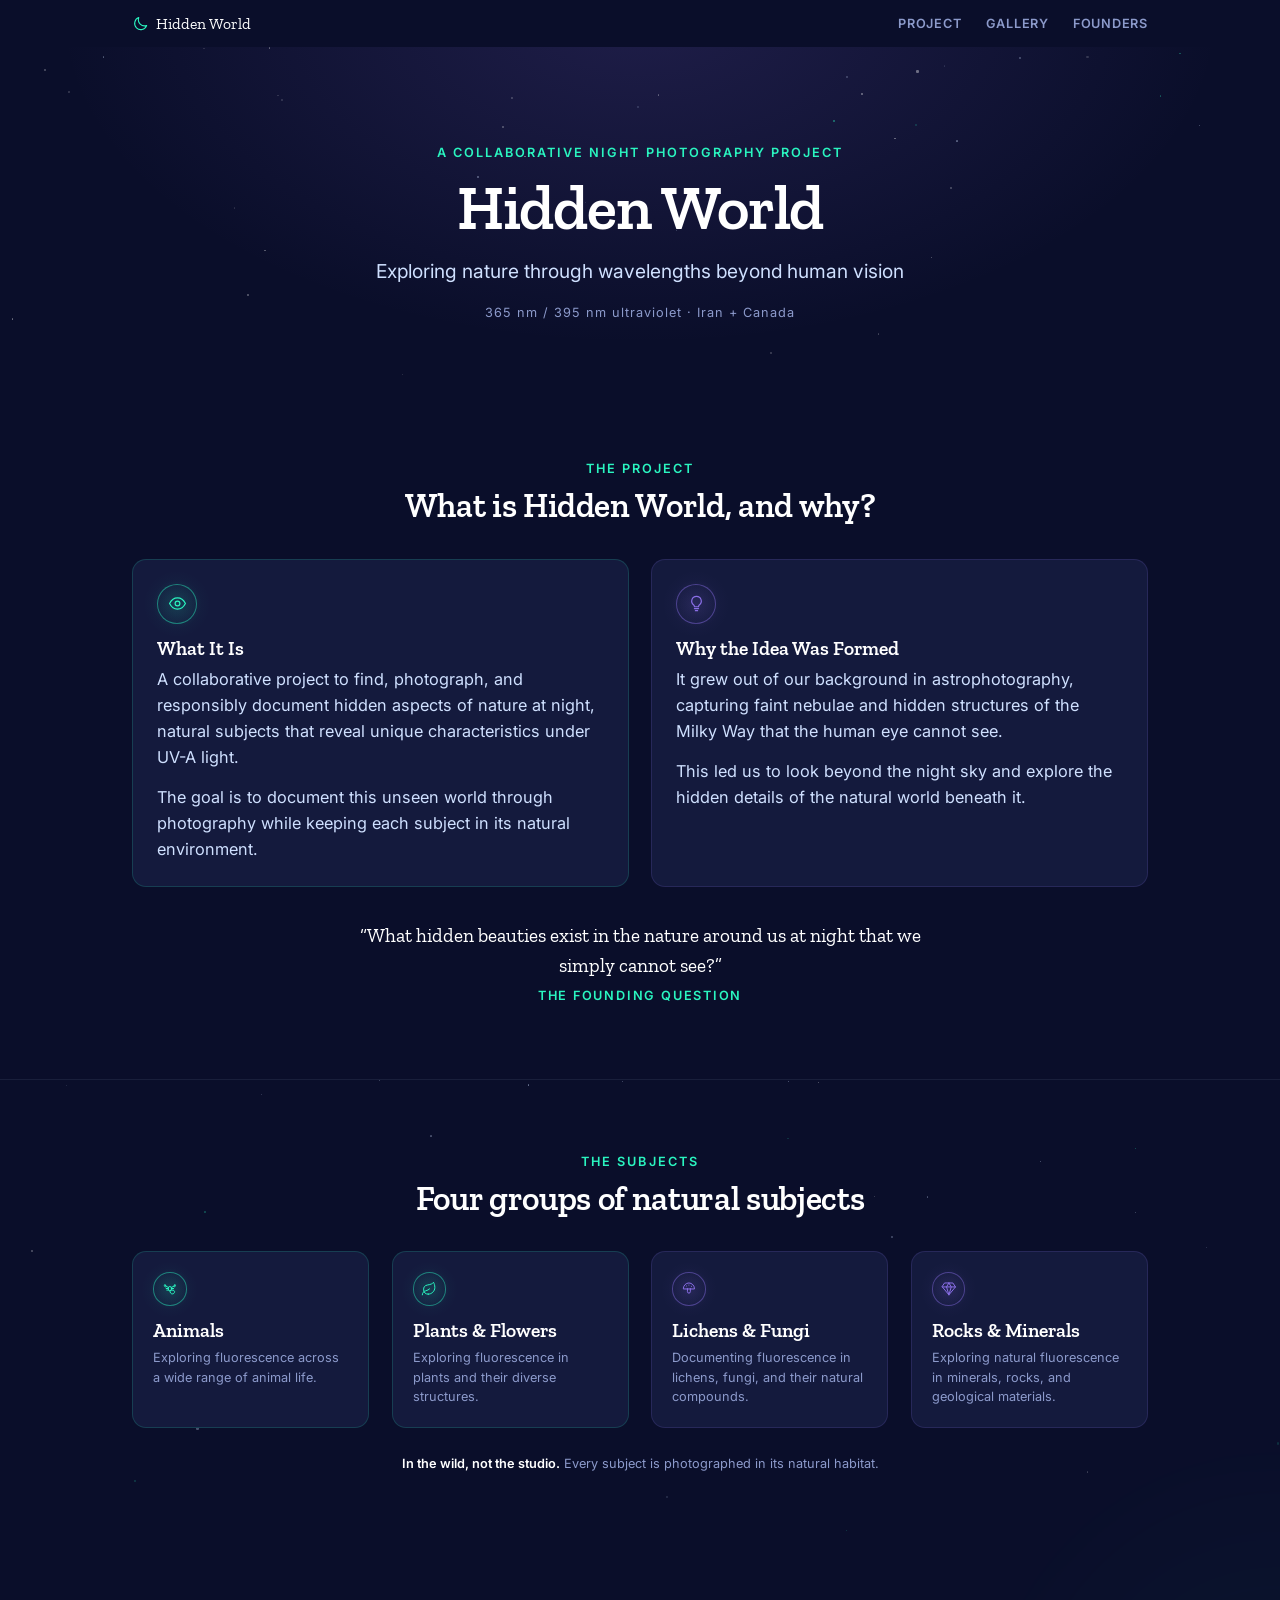
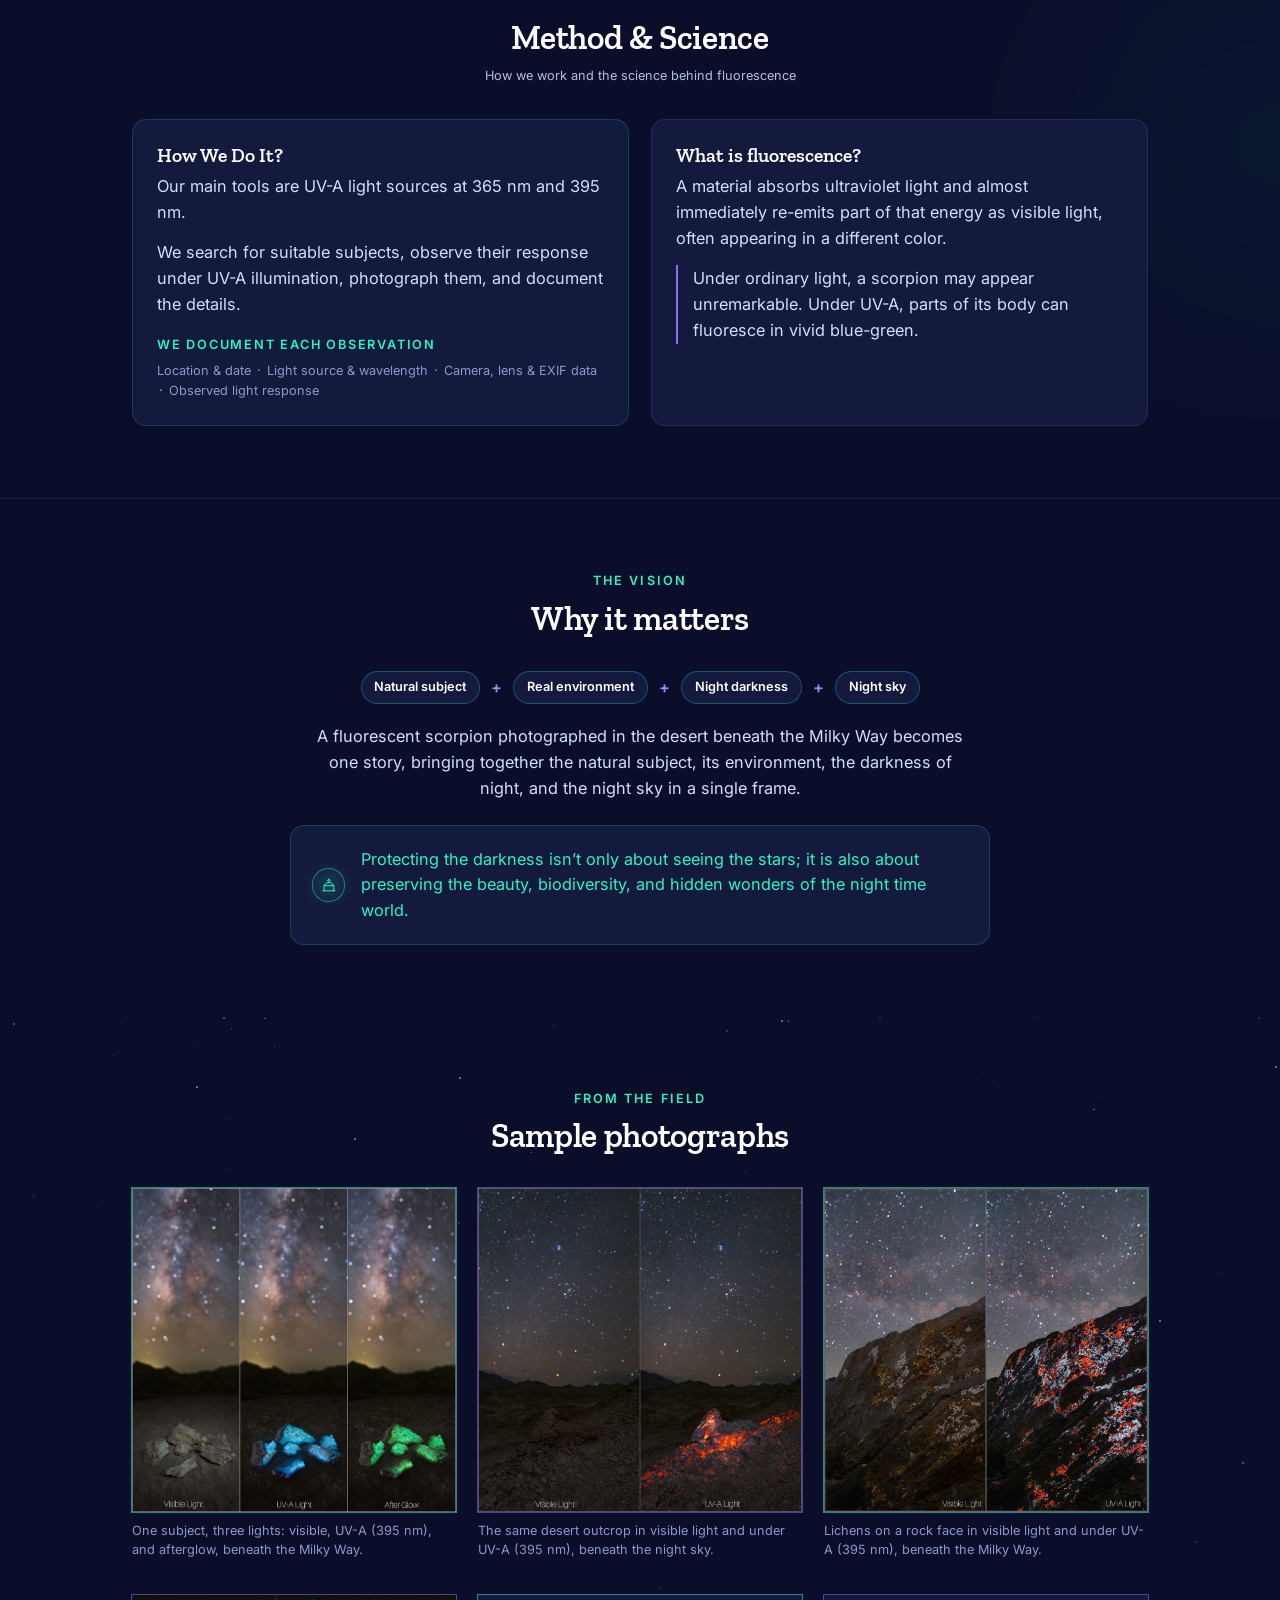
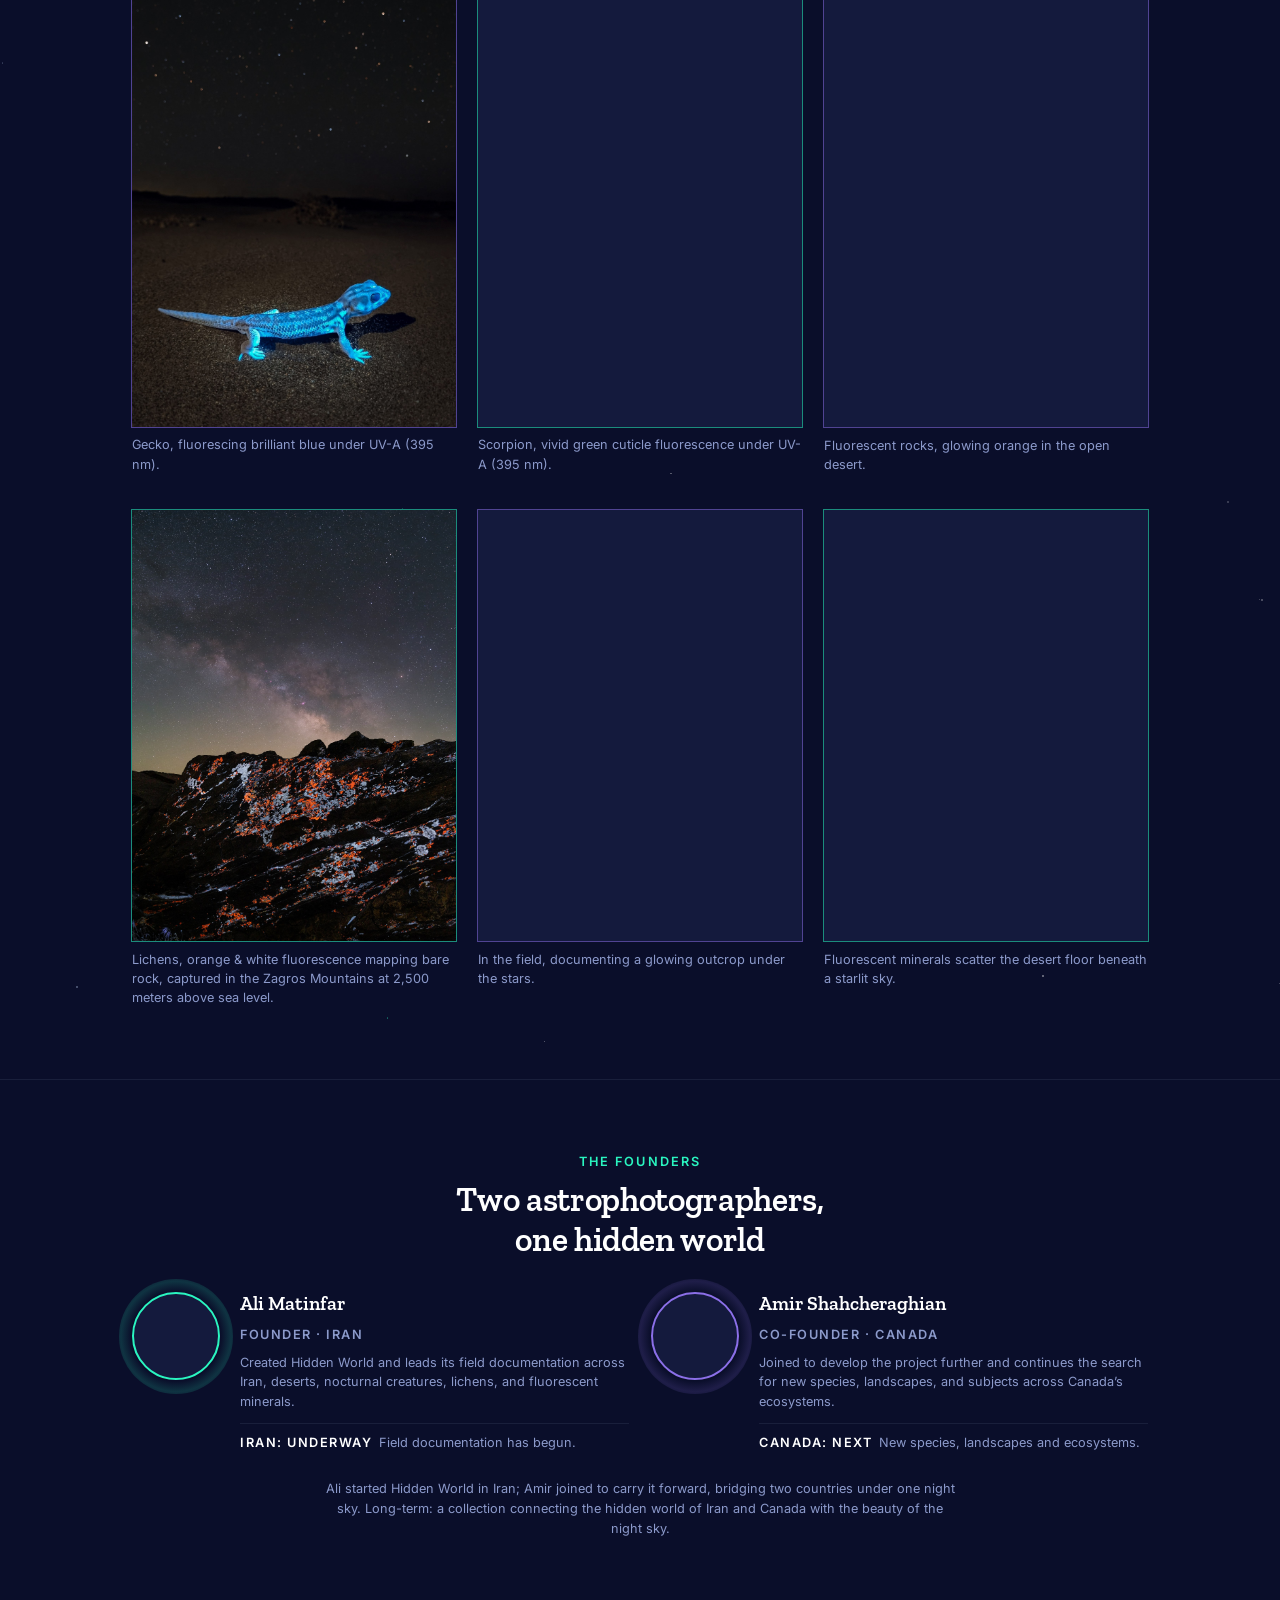
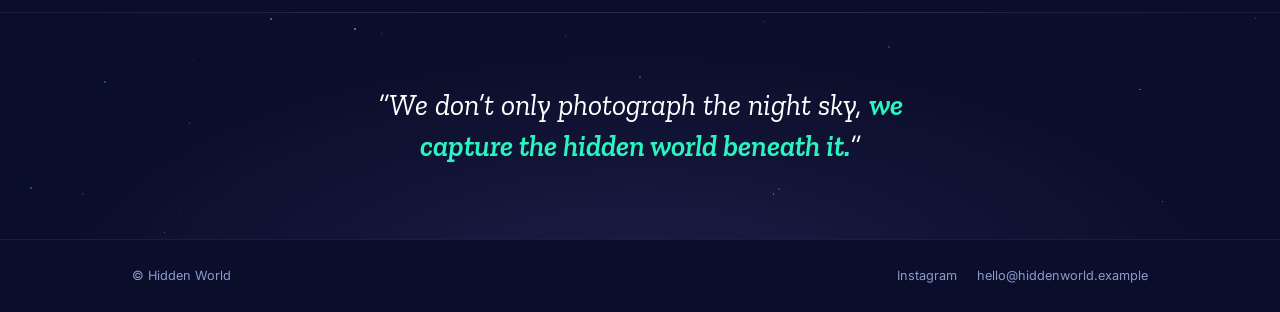
<file: legacy/index.html>
<!doctype html>
<html lang="en">
<head>
<meta charset="utf-8">
<meta name="viewport" content="width=device-width, initial-scale=1">
<title>Hidden World, Night Photography Under Ultraviolet Light</title>
<meta name="description" content="Hidden World is a collaborative night photography project documenting the unseen life of nature at night, revealed under ultraviolet light.">
<meta name="theme-color" content="#0A0E2A">

<!-- Only external dependency: Google Fonts (Zilla Slab = serif fallback, Inter = sans fallback) -->
<link rel="preconnect" href="https://fonts.googleapis.com">
<link rel="preconnect" href="https://fonts.gstatic.com" crossorigin>
<link href="https://fonts.googleapis.com/css2?family=Inter:wght@400;500;600&family=Zilla+Slab:ital,wght@0,400;0,600;1,400&display=swap" rel="stylesheet">

<link rel="stylesheet" href="styles.css">
</head>
<body>

<a class="skip-link" href="#main">Skip to content</a>

<!-- ICON SPRITE, inline SVG, referenced with <use href="#i-*"> -->
<svg class="sprite" aria-hidden="true" focusable="false" xmlns="http://www.w3.org/2000/svg">
  <symbol id="i-scorpion" viewBox="0 0 24 24">
    <ellipse cx="12" cy="11.6" rx="2.5" ry="3.4"/>
    <path d="M9.6 9.6 6.3 8.2 4.4 5.7M14.4 9.6l3.3-1.4 1.9-2.5"/>
    <path d="M4.4 5.7a1.7 1.7 0 1 0 2.3 2.4M19.6 5.7a1.7 1.7 0 1 1-2.3 2.4"/>
    <path d="M9.6 11.4H6.4M14.4 11.4h3.2M9.8 13.8H7.3M14.2 13.8h2.5"/>
    <path d="M12 15c.2 3 1.7 4.6 3.7 4.6s3.4-1.5 3.4-3.3c0-1.3-1-2.2-2.1-1.8"/>
  </symbol>
  <symbol id="i-leaf" viewBox="0 0 24 24">
    <path d="M11 20A7 7 0 0 1 9.8 6.1C15.5 5 17 4.5 19 2c1 2 2 4.2 2 8 0 5.5-4.8 10-10 10Z"/>
    <path d="M2 21c0-3 1.9-5.4 5.1-6C9.5 14.5 12 13 13 12"/>
  </symbol>
  <symbol id="i-mushroom" viewBox="0 0 24 24">
    <path d="M3.5 11.5a8.5 8.5 0 0 1 17 0Z"/>
    <path d="M9.8 11.5v4.7a2.2 2.2 0 0 0 4.4 0v-4.7"/>
    <path d="M8.2 7.6h.01M12 6.2h.01M15.8 8.2h.01"/>
  </symbol>
  <symbol id="i-gem" viewBox="0 0 24 24">
    <path d="M6 3h12l4 6-10 12L2 9Z"/>
    <path d="M2 9h20M12 21 8.4 9 12 3M12 21l3.6-12L12 3"/>
  </symbol>
  <symbol id="i-eye" viewBox="0 0 24 24">
    <path d="M2 12s3.6-7 10-7 10 7 10 7-3.6 7-10 7-10-7-10-7Z"/>
    <circle cx="12" cy="12" r="3"/>
  </symbol>
  <symbol id="i-bulb" viewBox="0 0 24 24">
    <path d="M12 3a6 6 0 0 0-3.5 10.9c.6.5.9 1.2.9 1.9v.3h5.2v-.3c0-.7.3-1.4.9-1.9A6 6 0 0 0 12 3Z"/>
    <path d="M9.4 18.4h5.2M10.6 21h2.8"/>
  </symbol>
  <symbol id="i-sparkle" viewBox="0 0 24 24">
    <path d="M10.5 2.5 12.2 8l5.5 1.7-5.5 1.7-1.7 5.5-1.7-5.5L3.3 9.7 8.8 8Z"/>
    <path d="M18 14.5l.8 2.2 2.2.8-2.2.8-.8 2.2-.8-2.2-2.2-.8 2.2-.8Z"/>
  </symbol>
  <symbol id="i-telescope" viewBox="0 0 24 24">
    <path d="M3 21h18"/><path d="M4.5 21v-5.2a7.5 7.5 0 0 1 15 0V21"/>
    <path d="M4.6 13.2h14.8"/><path d="M12 8.3V3.4"/><path d="M9.6 5.6 12 3.4l2.4 2.2"/>
  </symbol>
  <symbol id="i-moon" viewBox="0 0 24 24">
    <path d="M20.4 14.6A8.6 8.6 0 0 1 9.4 3.6a8.6 8.6 0 1 0 11 11Z"/>
  </symbol>
  <symbol id="i-star" viewBox="0 0 24 24">
    <path d="m12 3 2.6 5.7 6.2.8-4.5 4.3 1.1 6.2L12 17l-5.4 3 1.1-6.2-4.5-4.3 6.2-.8Z"/>
  </symbol>
</svg>

<header class="nav" id="top">
  <div class="nav__inner container">
    <a class="nav__brand" href="#top">
      <svg class="icon nav__mark" aria-hidden="true"><use href="#i-moon"/></svg>
      <span>Hidden World</span>
    </a>
    <nav aria-label="Primary">
      <ul class="nav__links">
        <li><a href="#project">Project</a></li>
        <li><a href="#gallery">Gallery</a></li>
        <li><a href="#founders">Founders</a></li>
      </ul>
    </nav>
  </div>
</header>

<main id="main">

  <!-- ============================================ 1 · HERO ============ -->
  <section class="hero" aria-labelledby="hero-title">
    <div class="stars" data-stars data-density=".9" aria-hidden="true"></div>

    <div class="container hero__inner reveal">
      <p class="eyebrow">A Collaborative Night Photography Project</p>
      <h1 class="hero__title" id="hero-title">Hidden World</h1>
      <p class="hero__sub">Exploring nature through wavelengths beyond human vision</p>
      <p class="hero__meta">365 nm / 395 nm ultraviolet · Iran + Canada</p>
    </div>
  </section>

  <!-- ============================================ 2 · THE PROJECT ============ -->
  <section class="section" id="project" aria-labelledby="project-title">
    <div class="container">
      <header class="section-head reveal">
        <p class="eyebrow">The Project</p>
        <h2 id="project-title">What is Hidden World, and why?</h2>
      </header>

      <div class="grid grid--2">
        <article class="card reveal">
          <span class="badge" aria-hidden="true"><svg class="icon"><use href="#i-eye"/></svg></span>
          <h3>What It Is</h3>
          <p>A collaborative project to find, photograph, and responsibly document hidden aspects of nature at night, natural subjects that reveal unique characteristics under UV-A light.</p>
          <p>The goal is to document this unseen world through photography while keeping each subject in its natural environment.</p>
        </article>
        <article class="card card--violet reveal">
          <span class="badge badge--violet" aria-hidden="true"><svg class="icon"><use href="#i-bulb"/></svg></span>
          <h3>Why the Idea Was Formed</h3>
          <p>It grew out of our background in astrophotography, capturing faint nebulae and hidden structures of the Milky Way that the human eye cannot see.</p>
          <p>This led us to look beyond the night sky and explore the hidden details of the natural world beneath it.</p>
        </article>
      </div>

      <blockquote class="quote reveal">
        <p>“What hidden beauties exist in the nature around us at night that we simply cannot see?”</p>
        <footer>The founding question</footer>
      </blockquote>
    </div>
  </section>

  <!-- ============================================ 3 · THE SUBJECTS ============ -->
  <section class="section section--alt" id="subjects" aria-labelledby="subjects-title">
    <div class="stars" data-stars data-density=".5" aria-hidden="true"></div>
    <div class="container">
      <header class="section-head reveal">
        <p class="eyebrow">The Subjects</p>
        <h2 id="subjects-title">Four groups of natural subjects</h2>
      </header>

      <div class="grid grid--4">
        <article class="card card--tight reveal">
          <span class="badge badge--sm" aria-hidden="true"><svg class="icon"><use href="#i-scorpion"/></svg></span>
          <h3>Animals</h3>
          <p>Exploring fluorescence across a wide range of animal life.</p>
        </article>
        <article class="card card--tight reveal">
          <span class="badge badge--sm" aria-hidden="true"><svg class="icon"><use href="#i-leaf"/></svg></span>
          <h3>Plants &amp; Flowers</h3>
          <p>Exploring fluorescence in plants and their diverse structures.</p>
        </article>
        <article class="card card--tight card--violet reveal">
          <span class="badge badge--sm badge--violet" aria-hidden="true"><svg class="icon"><use href="#i-mushroom"/></svg></span>
          <h3>Lichens &amp; Fungi</h3>
          <p>Documenting fluorescence in lichens, fungi, and their natural compounds.</p>
        </article>
        <article class="card card--tight card--violet reveal">
          <span class="badge badge--sm badge--violet" aria-hidden="true"><svg class="icon"><use href="#i-gem"/></svg></span>
          <h3>Rocks &amp; Minerals</h3>
          <p>Exploring natural fluorescence in minerals, rocks, and geological materials.</p>
        </article>
      </div>

      <p class="note-line reveal"><strong>In the wild, not the studio.</strong> Every subject is photographed in its natural habitat.</p>
    </div>
  </section>

  <!-- ============================================ 4 · METHOD & SCIENCE ============ -->
  <section class="section" id="method" aria-labelledby="method-title">
    <div class="bloom bloom--glow section__bloom" aria-hidden="true"></div>
    <div class="container">
      <header class="section-head reveal">
        <h2 id="method-title">Method &amp; Science</h2>
        <p class="section-sub">How we work and the science behind fluorescence</p>
      </header>

      <div class="grid grid--2">
        <article class="card reveal">
          <h3>How We Do It?</h3>
          <p>Our main tools are UV-A light sources at 365 nm and 395 nm.</p>
          <p>We search for suitable subjects, observe their response under UV-A illumination, photograph them, and document the details.</p>
          <p class="label">We document each observation</p>
          <p class="meta-list">Location &amp; date <span aria-hidden="true">·</span> Light source &amp; wavelength <span aria-hidden="true">·</span> Camera, lens &amp; EXIF data <span aria-hidden="true">·</span> Observed light response</p>
        </article>
        <article class="card card--violet reveal">
          <h3>What is fluorescence?</h3>
          <p>A material absorbs ultraviolet light and almost immediately re-emits part of that energy as visible light, often appearing in a different color.</p>
          <p class="note">Under ordinary light, a scorpion may appear unremarkable. Under UV-A, parts of its body can fluoresce in vivid blue-green.</p>
        </article>
      </div>
    </div>
  </section>

  <!-- ============================================ 5 · WHY IT MATTERS ============ -->
  <section class="section section--alt" id="vision" aria-labelledby="vision-title">
    <div class="container vision">
      <header class="section-head section-head--center reveal">
        <p class="eyebrow">The Vision</p>
        <h2 id="vision-title">Why it matters</h2>
      </header>

      <ul class="chips reveal">
        <li class="chip">Natural subject</li>
        <li class="chip-plus" aria-hidden="true">+</li>
        <li class="chip">Real environment</li>
        <li class="chip-plus" aria-hidden="true">+</li>
        <li class="chip">Night darkness</li>
        <li class="chip-plus" aria-hidden="true">+</li>
        <li class="chip">Night sky</li>
      </ul>

      <p class="vision__line reveal">A fluorescent scorpion photographed in the desert beneath the Milky Way becomes one story, bringing together the natural subject, its environment, the darkness of night, and the night sky in a single frame.</p>

      <p class="vision__darksky reveal">
        <span class="badge badge--sm" aria-hidden="true"><svg class="icon"><use href="#i-telescope"/></svg></span>
        <span>Protecting the darkness isn’t only about seeing the stars; it is also about preserving the beauty, biodiversity, and hidden wonders of the night time world.</span>
      </p>
    </div>
  </section>

  <!-- ============================================ 6 · GALLERY ============ -->
  <section class="section" id="gallery" aria-labelledby="gallery-title">
    <div class="stars" data-stars data-density=".4" aria-hidden="true"></div>
    <div class="container">
      <header class="section-head reveal">
        <p class="eyebrow">From the Field</p>
        <h2 id="gallery-title">Sample photographs</h2>
      </header>

      <div class="gallery">
        <figure class="frame reveal frame--square">
          <div class="frame__media">
            <img src="../assets/triptych.jpg" alt="Triptych of the same fluorescent rocks beneath the Milky Way: dull grey in visible light, glowing blue under UV-A, and glowing green in afterglow." width="960" height="960" loading="lazy" decoding="async">
          </div>
          <figcaption>One subject, three lights: visible, UV-A (395 nm), and afterglow, beneath the Milky Way.</figcaption>
        </figure>

        <figure class="frame frame--violet reveal frame--square">
          <div class="frame__media">
            <img src="../assets/field2.jpg" alt="Side-by-side view of a desert outcrop beneath the stars: dark in visible light, glowing orange under UV-A light." width="1280" height="1280" loading="lazy" decoding="async">
          </div>
          <figcaption>The same desert outcrop in visible light and under UV-A (395 nm), beneath the night sky.</figcaption>
        </figure>

        <figure class="frame reveal frame--square">
          <div class="frame__media">
            <img src="../assets/field3.jpg" alt="Side-by-side view of a lichen-covered rock face beneath the Milky Way: muted in visible light, glowing orange and white under UV-A light." width="1280" height="1280" loading="lazy" decoding="async">
          </div>
          <figcaption>Lichens on a rock face in visible light and under UV-A (395 nm), beneath the Milky Way.</figcaption>
        </figure>

        <figure class="frame frame--violet reveal">
          <div class="frame__media">
            <img src="../assets/gecko.jpg" alt="A gecko on dark desert sand fluorescing brilliant blue under ultraviolet light." width="1829" height="2560" loading="lazy" decoding="async">
          </div>
          <figcaption>Gecko, fluorescing brilliant blue under UV-A (395 nm).</figcaption>
        </figure>

        <figure class="frame reveal">
          <div class="frame__media">
            <img src="../assets/scorpion.jpg" alt="A scorpion glowing vivid green under ultraviolet light." width="1007" height="1278" loading="lazy" decoding="async">
          </div>
          <figcaption>Scorpion, vivid green cuticle fluorescence under UV-A (395 nm).</figcaption>
        </figure>

        <figure class="frame frame--violet reveal">
          <div class="frame__media">
            <img src="../assets/minerals.jpg" alt="A mound of rocks glowing bright orange on the open desert floor under a starry sky." width="2047" height="2560" loading="lazy" decoding="async">
          </div>
          <figcaption>Fluorescent rocks, glowing orange in the open desert.</figcaption>
        </figure>

        <figure class="frame reveal">
          <div class="frame__media">
            <img src="../assets/lichen.jpg" alt="Orange and white lichen fluorescing in patches across a bare rock face beneath the Milky Way." width="1905" height="2560" loading="lazy" decoding="async">
          </div>
          <figcaption>Lichens, orange &amp; white fluorescence mapping bare rock, captured in the Zagros Mountains at 2,500 meters above sea level.</figcaption>
        </figure>

        <figure class="frame frame--violet reveal">
          <div class="frame__media">
            <img src="../assets/field-bts.jpg" alt="A photographer kneeling beside a large outcrop glowing orange under ultraviolet light, with the Milky Way overhead." width="1143" height="1600" loading="lazy" decoding="async">
          </div>
          <figcaption>In the field, documenting a glowing outcrop under the stars.</figcaption>
        </figure>

        <figure class="frame reveal">
          <div class="frame__media">
            <img src="../assets/field-landscape.jpg" alt="Desert floor strewn with rocks glowing orange under ultraviolet light, beneath a sky full of stars." width="1935" height="2560" loading="lazy" decoding="async">
          </div>
          <figcaption>Fluorescent minerals scatter the desert floor beneath a starlit sky.</figcaption>
        </figure>
      </div>
    </div>
  </section>

  <!-- ============================================ 7 · FOUNDERS + ROAD AHEAD ============ -->
  <section class="section section--alt" id="founders" aria-labelledby="founders-title">
    <div class="container">
      <header class="section-head reveal">
        <p class="eyebrow">The Founders</p>
        <h2 id="founders-title">Two astrophotographers, one hidden world</h2>
      </header>

      <div class="grid grid--2">
        <article class="founder reveal">
          <figure class="portrait">
            <img src="../assets/ali.jpg" alt="Portrait of Ali Matinfar, founder of Hidden World." width="320" height="320" loading="lazy" decoding="async">
          </figure>
          <div>
            <h3 class="founder__name">Ali Matinfar</h3>
            <p class="tag">Founder · Iran</p>
            <p>Created Hidden World and leads its field documentation across Iran, deserts, nocturnal creatures, lichens, and fluorescent minerals.</p>
            <p class="founder__next"><span class="tag tag--plain">Iran: underway</span> Field documentation has begun.</p>
          </div>
        </article>

        <article class="founder reveal">
          <figure class="portrait portrait--violet">
            <img src="../assets/amir.jpg" alt="Portrait of Amir Shahcheraghian, co-founder of Hidden World." width="320" height="320" loading="lazy" decoding="async">
          </figure>
          <div>
            <h3 class="founder__name">Amir Shahcheraghian</h3>
            <p class="tag tag--violet">Co-Founder · Canada</p>
            <p>Joined to develop the project further and continues the search for new species, landscapes, and subjects across Canada’s ecosystems.</p>
            <p class="founder__next"><span class="tag tag--plain">Canada: next</span> New species, landscapes and ecosystems.</p>
          </div>
        </article>
      </div>

      <p class="note-line reveal">Ali started Hidden World in Iran; Amir joined to carry it forward, bridging two countries under one night sky. Long-term: a collection connecting the hidden world of Iran and Canada with the beauty of the night sky.</p>
    </div>
  </section>

  <!-- ============================================ 8 · CLOSING ============ -->
  <section class="closing" aria-label="Project statement">
    <div class="stars" data-stars data-density=".8" aria-hidden="true"></div>
    <div class="container reveal">
      <p class="closing__text">“We don’t only photograph the night sky, <strong>we capture the hidden world beneath it.</strong>”</p>
    </div>
  </section>

</main>

<footer class="footer">
  <div class="container footer__inner">
    <p class="footer__brand">© Hidden World</p>
    <ul class="footer__links">
      <li><a href="#" aria-label="Hidden World on Instagram (link coming soon)">Instagram</a></li>
      <li><a href="mailto:hello@hiddenworld.example">hello@hiddenworld.example</a></li>
    </ul>
  </div>
</footer>

<script src="script.js" defer></script>
</body>
</html>
</file>
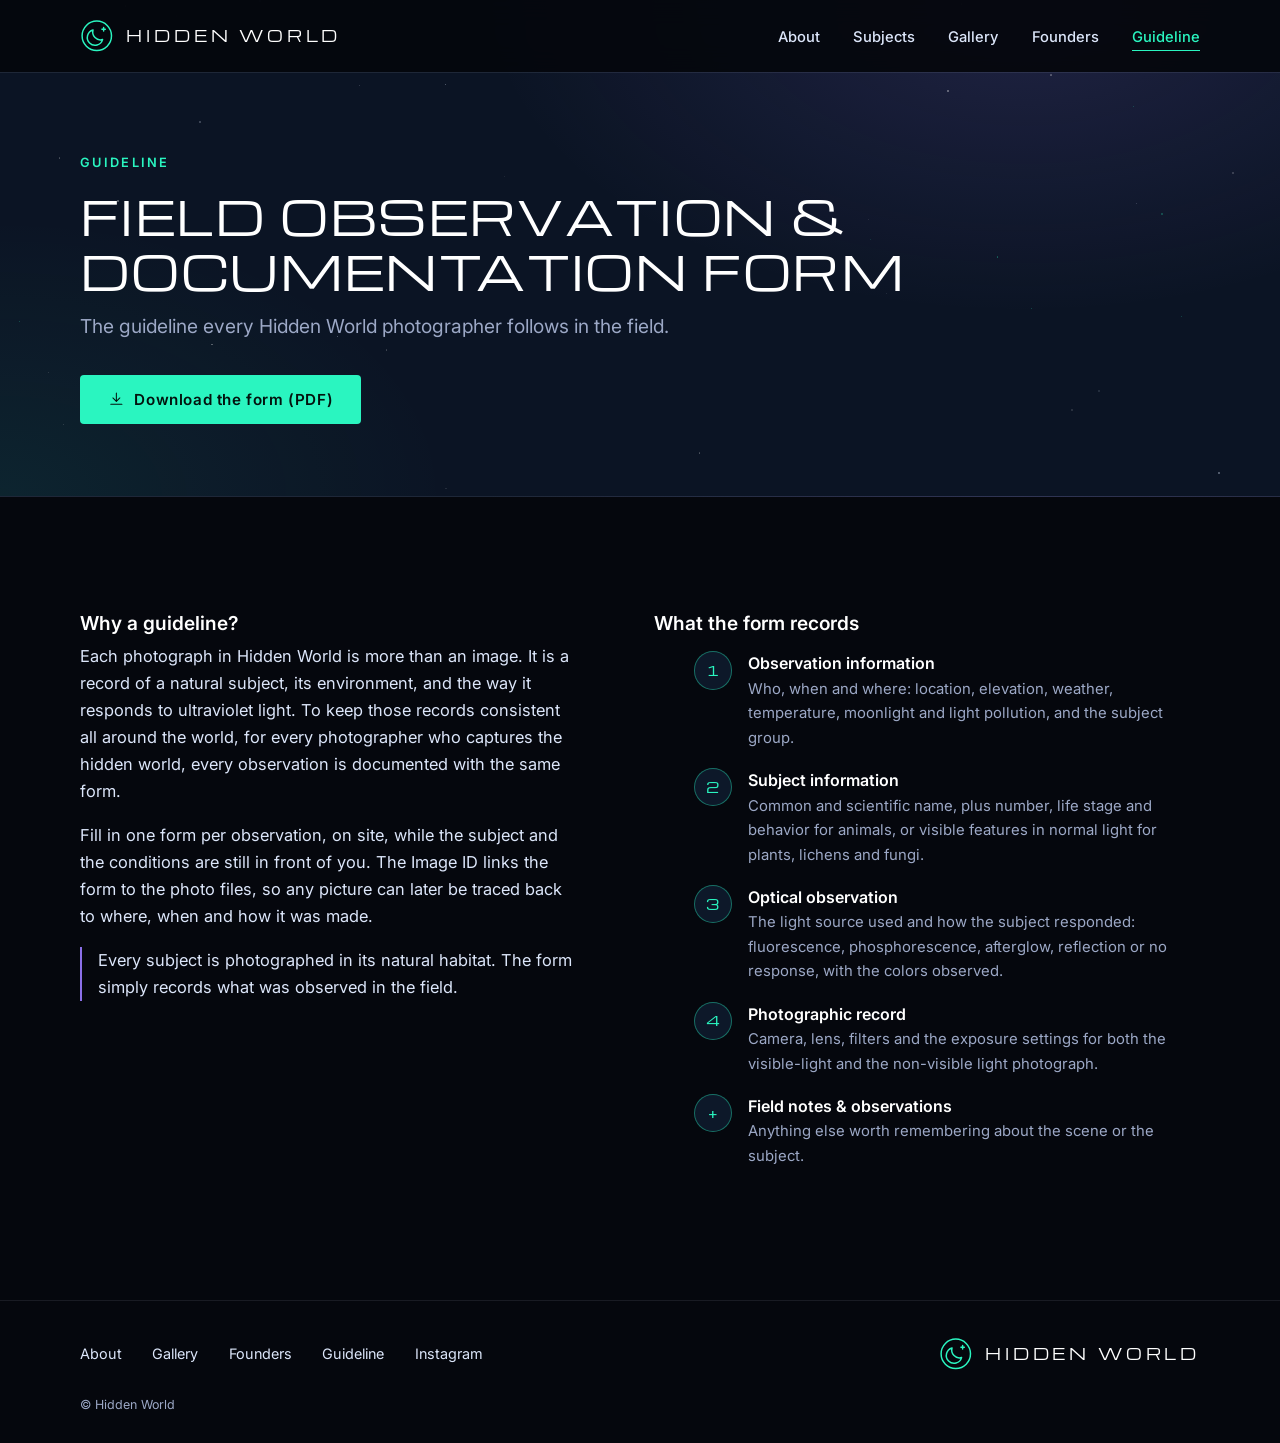
<file: guideline.html>
<!doctype html>
<html lang="en">
<head>
<meta charset="utf-8">
<meta name="viewport" content="width=device-width, initial-scale=1">
<title>Guideline, Hidden World Field Observation &amp; Documentation Form</title>
<meta name="description" content="The Hidden World field guideline: how every observation is documented, from location and conditions to the subject's optical response and the photographic record.">
<meta name="theme-color" content="#05070d">

<link rel="preconnect" href="https://fonts.googleapis.com">
<link rel="preconnect" href="https://fonts.gstatic.com" crossorigin>
<!-- Fonts load without blocking first paint; display=swap shows system fonts until ready -->
<link rel="preload" as="style" href="https://fonts.googleapis.com/css2?family=Inter:wght@400;500;600&family=Michroma&display=swap" onload="this.onload=null;this.rel='stylesheet'">
<noscript><link rel="stylesheet" href="https://fonts.googleapis.com/css2?family=Inter:wght@400;500;600&family=Michroma&display=swap"></noscript>
<link rel="icon" href="favicon.svg" type="image/svg+xml">

<link rel="stylesheet" href="styles.css">
</head>
<body>

<a class="skip-link" href="#main">Skip to content</a>

<!-- ICON SPRITE, inline SVG, referenced with <use href="#i-*"> -->
<svg class="sprite" aria-hidden="true" focusable="false" xmlns="http://www.w3.org/2000/svg">
  <symbol id="i-logo" viewBox="0 0 32 32">
    <circle cx="16" cy="16" r="14"/>
    <path d="M21.5 19.6A7.4 7.4 0 0 1 12.4 10.5a7.4 7.4 0 1 0 9.1 9.1Z"/>
    <path d="M22.5 8.2v3.2M20.9 9.8h3.2"/>
  </symbol>
  <symbol id="i-download" viewBox="0 0 24 24"><path d="M12 3v12M7 10l5 5 5-5M4 19h16"/></symbol>
</svg>

<!-- ============================================ HEADER ============ -->
<header class="site-header" id="top" data-solid>
  <div class="container header__inner">
    <a class="brand" href="index.html" aria-label="Hidden World, home">
      <svg class="brand__mark" aria-hidden="true"><use href="#i-logo"/></svg>
      <span class="brand__word">Hidden World</span>
    </a>

    <button class="nav-toggle" type="button" aria-expanded="false" aria-controls="site-nav">
      <span class="visually-hidden">Menu</span>
      <span class="nav-toggle__bar" aria-hidden="true"></span>
    </button>

    <nav class="site-nav" id="site-nav" aria-label="Primary">
      <ul class="site-nav__links">
        <li><a href="index.html#about">About</a></li>
        <li><a href="index.html#subjects">Subjects</a></li>
        <li><a href="index.html#gallery">Gallery</a></li>
        <li><a href="index.html#founders">Founders</a></li>
        <li><a href="guideline.html" aria-current="page">Guideline</a></li>
      </ul>
    </nav>
  </div>
</header>

<main id="main">

  <!-- ============================================ 1 · PAGE HEAD ============ -->
  <section class="page-head" aria-labelledby="guide-title">
    <div class="stars" data-stars data-density=".7" aria-hidden="true"></div>
    <div class="container page-head__inner reveal">
      <p class="eyebrow">Guideline</p>
      <h1 class="display-2" id="guide-title">Field Observation &amp; Documentation Form</h1>
      <p class="lead">The guideline every Hidden World photographer follows in the field.</p>
      <div class="page-head__actions">
        <a class="btn btn--solid" href="assets/guideline/hidden-world-field-observation-form.pdf" download>
          <svg class="icon" aria-hidden="true"><use href="#i-download"/></svg> Download the form (PDF)
        </a>
      </div>
    </div>
  </section>

  <!-- ============================================ 2 · ABOUT THE GUIDELINE ============ -->
  <section class="guide-intro" aria-labelledby="intro-title">
    <div class="container guide-intro__grid">
      <div class="reveal">
        <h2 class="mini-title" id="intro-title">Why a guideline?</h2>
        <p>Each photograph in Hidden World is more than an image. It is a record of a natural subject, its environment, and the way it responds to ultraviolet light. To keep those records consistent all around the world, for every photographer who captures the hidden world, every observation is documented with the same form.</p>
        <p>Fill in one form per observation, on site, while the subject and the conditions are still in front of you. The Image ID links the form to the photo files, so any picture can later be traced back to where, when and how it was made.</p>
        <p class="note">Every subject is photographed in its natural habitat. The form simply records what was observed in the field.</p>
      </div>

      <div class="reveal">
        <h2 class="mini-title">What the form records</h2>
        <ol class="guide-steps">
          <li><span class="guide-steps__n">1</span><div><h3>Observation information</h3><p>Who, when and where: location, elevation, weather, temperature, moonlight and light pollution, and the subject group.</p></div></li>
          <li><span class="guide-steps__n">2</span><div><h3>Subject information</h3><p>Common and scientific name, plus number, life stage and behavior for animals, or visible features in normal light for plants, lichens and fungi.</p></div></li>
          <li><span class="guide-steps__n">3</span><div><h3>Optical observation</h3><p>The light source used and how the subject responded: fluorescence, phosphorescence, afterglow, reflection or no response, with the colors observed.</p></div></li>
          <li><span class="guide-steps__n">4</span><div><h3>Photographic record</h3><p>Camera, lens, filters and the exposure settings for both the visible-light and the non-visible light photograph.</p></div></li>
          <li><span class="guide-steps__n">+</span><div><h3>Field notes &amp; observations</h3><p>Anything else worth remembering about the scene or the subject.</p></div></li>
        </ol>
      </div>
    </div>
  </section>

</main>

<!-- ============================================ FOOTER ============ -->
<footer class="site-footer">
  <div class="container footer__inner">
    <ul class="footer__links">
      <li><a href="index.html#about">About</a></li>
      <li><a href="index.html#gallery">Gallery</a></li>
      <li><a href="index.html#founders">Founders</a></li>
      <li><a href="guideline.html" aria-current="page">Guideline</a></li>
      <li><a href="#" aria-label="Hidden World on Instagram (link coming soon)">Instagram</a></li>
    </ul>
    <a class="brand brand--footer" href="index.html" aria-label="Hidden World, home">
      <svg class="brand__mark" aria-hidden="true"><use href="#i-logo"/></svg>
      <span class="brand__word">Hidden World</span>
    </a>
  </div>
  <p class="container footer__copy">© Hidden World</p>
</footer>

<script src="script.js" defer></script>
</body>
</html>
</file>
<file: styles.css>
/* ============================================================================
   HIDDEN WORLD, space layout
   1. Tokens   2. Base   3. Header   4. Hero   6. Features
   7. Wave   8. Vision   9. Gallery   10. Founders   11. Closing + footer
   12. Lightbox   13. Motion
   Near-black navy everywhere; fluorescent cyan-green is the primary accent,
   UV violet the secondary. Glow is used sparingly, as hairlines and halos.
   ========================================================================== */

/* ---------------------------------------------------------------- 1. TOKENS */
:root{
  --bg:#05070d;
  --bg2:#0b1424;
  --card:#0d1829;
  --card-hi:#12203a;
  --glow:#2AF5C0;
  --glow-rgb:42,245,192;
  --violet:#8B6FE8;
  --violet-rgb:139,111,232;
  --violet-text:#A991F5;    /* lifted for AA contrast on near-black */
  --white:#FFFFFF;
  --text:#DCE6FA;
  --mute:#9CA8C6;
  --line:rgba(220,230,250,.09);

  --font-display:"Michroma","Arial Black",system-ui,sans-serif;
  --font-body:"Inter",system-ui,-apple-system,"Segoe UI",sans-serif;

  --step-1:clamp(.74rem,.72rem + .1vw,.8rem);
  --step0:clamp(.95rem,.93rem + .12vw,1.03rem);
  --step1:clamp(1.05rem,1rem + .3vw,1.2rem);

  --maxw:1200px;
  --gutter:clamp(1.25rem,4vw,2.5rem);
  --section-y:clamp(4rem,9vw,7.5rem);
  --gap:clamp(1rem,2vw,1.5rem);
  --radius:6px;
  --header-h:4.5rem;
  --ease:cubic-bezier(.22,.7,.3,1);
}

/* ------------------------------------------------------------------ 2. BASE */
*,*::before,*::after{box-sizing:border-box}
html{-webkit-text-size-adjust:100%;scroll-behavior:smooth;scroll-padding-top:var(--header-h)}
body{
  margin:0;background:var(--bg);color:var(--text);
  font-family:var(--font-body);font-size:var(--step0);line-height:1.65;
  overflow-x:hidden;-webkit-font-smoothing:antialiased;
}
h1,h2,h3{margin:0;color:var(--white);font-weight:600;line-height:1.2}
p{margin:0 0 1em}
p:last-child{margin-bottom:0}
img{max-width:100%;height:auto;display:block}
picture{display:block}
ul{margin:0;padding:0;list-style:none}
figure{margin:0}
strong{font-weight:600;color:var(--white)}
a{color:var(--glow);text-decoration:none;transition:color .2s var(--ease)}
a:hover{color:var(--white)}
:focus-visible{outline:2px solid var(--glow);outline-offset:3px;border-radius:2px}

.container{width:100%;max-width:var(--maxw);margin-inline:auto;padding-inline:var(--gutter)}
.sprite{position:absolute;width:0;height:0;overflow:hidden}
.icon{width:1em;height:1em;fill:none;stroke:currentColor;stroke-width:1.5;stroke-linecap:round;stroke-linejoin:round;flex:none}
.visually-hidden{position:absolute;width:1px;height:1px;margin:-1px;overflow:hidden;clip-path:inset(50%);white-space:nowrap}

.skip-link{
  position:absolute;left:var(--gutter);top:-4rem;z-index:200;
  background:var(--card);color:var(--white);padding:.6em 1em;border-radius:var(--radius);
  border:1px solid rgba(var(--glow-rgb),.5);transition:top .2s var(--ease);
}
.skip-link:focus{top:.6rem}

/* Type */
.display,.display-2,.brand__word{
  font-family:var(--font-display);font-weight:400;text-transform:uppercase;
}
.display{font-size:clamp(1.55rem,.55rem + 4.4vw,4rem);line-height:1.15;letter-spacing:.03em}
.display-2{font-size:min(clamp(1.3rem,.95rem + 1.9vw,2.3rem),4.6vw);overflow-wrap:break-word;line-height:1.2;letter-spacing:.03em;text-wrap:balance}
.eyebrow{
  display:flex;align-items:center;gap:.75rem;margin:0 0 .9rem;
  color:var(--glow);font-size:var(--step-1);font-weight:600;
  text-transform:uppercase;letter-spacing:.18em;
}
.mini-title{font-size:var(--step1);font-weight:600;margin:1.6rem 0 .5rem}
.lead{font-size:var(--step1);color:var(--mute);margin-top:-.25rem}
.label{color:var(--glow);font-size:var(--step-1);font-weight:600;text-transform:uppercase;letter-spacing:.14em;margin:1.3rem 0 .6rem}
.note{border-left:2px solid var(--violet);padding-left:1rem;margin-top:1rem}
.aside{color:var(--mute);font-size:.94em;margin:1.4rem 0 0}

/* Buttons */
.btn{
  display:inline-flex;align-items:center;justify-content:center;gap:.6rem;
  min-height:3rem;padding:.75rem 1.75rem;border-radius:4px;
  font-weight:600;font-size:.95rem;letter-spacing:.04em;
  transition:background .25s var(--ease),color .25s var(--ease),border-color .25s var(--ease),box-shadow .25s var(--ease);
}
.btn .icon{width:1.1em;height:1.1em;transition:transform .25s var(--ease)}
.btn--solid{background:var(--glow);color:#03130e;margin-top:2rem}
.btn--solid:hover{background:var(--white);color:#03130e;box-shadow:0 0 28px rgba(var(--glow-rgb),.35)}
.btn--solid:hover .icon{transform:translateX(3px)}
.btn--outline{border:1px solid rgba(var(--glow-rgb),.7);color:var(--white)}
.btn--outline:hover{background:rgba(var(--glow-rgb),.12);color:var(--white);border-color:var(--glow)}
.btn--sm{min-height:2.4rem;padding:.45rem 1.15rem;font-size:.85rem}

/* ---------------------------------------------------------------- 3. HEADER */
.site-header{
  position:fixed;inset:0 0 auto;z-index:100;height:var(--header-h);
  transition:background .3s var(--ease),box-shadow .3s var(--ease),backdrop-filter .3s var(--ease);
}
.site-header.is-solid,.site-header[data-solid]{background:rgba(5,7,13,.92);backdrop-filter:blur(12px);box-shadow:0 1px 0 var(--line)}
.header__inner{height:100%;display:flex;align-items:center;justify-content:space-between;gap:1.5rem}
.brand{display:inline-flex;align-items:center;gap:.8rem;color:var(--white)}
.brand:hover{color:var(--white)}
.brand__mark{width:2.1rem;height:2.1rem;fill:none;stroke:var(--glow);stroke-width:1.4;stroke-linecap:round;stroke-linejoin:round;flex:none}
.brand__word{font-size:.92rem;letter-spacing:.26em;white-space:nowrap}
.site-nav{display:flex;align-items:center;gap:clamp(1.25rem,3vw,2.5rem)}
.site-nav__links{display:flex;gap:clamp(1.25rem,2.6vw,2.25rem)}
.site-nav__links a{color:var(--text);font-size:.92rem;font-weight:500;position:relative;padding-block:.35rem}
.site-nav__links a::after{
  content:"";position:absolute;left:0;right:0;bottom:0;height:1px;background:var(--glow);
  transform:scaleX(0);transform-origin:left;transition:transform .25s var(--ease);
}
.site-nav__links a:hover{color:var(--white)}
.site-nav__links a:hover::after{transform:scaleX(1)}
.site-nav__links a[aria-current="page"]{color:var(--glow)}
.site-nav__links a[aria-current="page"]::after{transform:scaleX(1)}

.nav-toggle{
  display:none;position:relative;width:2.75rem;height:2.75rem;margin-right:-.5rem;
  background:none;border:0;color:var(--white);cursor:pointer;
}
.nav-toggle__bar,.nav-toggle__bar::before,.nav-toggle__bar::after{
  position:absolute;left:50%;width:1.4rem;height:1.5px;margin-left:-.7rem;background:currentColor;
  transition:transform .25s var(--ease),opacity .2s var(--ease);
}
.nav-toggle__bar{top:50%}
.nav-toggle__bar::before,.nav-toggle__bar::after{content:"";left:0;margin-left:0}
.nav-toggle__bar::before{transform:translateY(-6px)}
.nav-toggle__bar::after{transform:translateY(6px)}
.is-open .nav-toggle__bar{background:transparent}
.is-open .nav-toggle__bar::before{transform:rotate(45deg);background:var(--white)}
.is-open .nav-toggle__bar::after{transform:rotate(-45deg);background:var(--white)}

@media (max-width:860px){
  .nav-toggle{display:block}
  .site-nav{
    position:fixed;inset:var(--header-h) 0 auto;flex-direction:column;align-items:stretch;gap:1.25rem;
    padding:1.25rem var(--gutter) 1.75rem;background:rgba(5,7,13,.97);backdrop-filter:blur(12px);
    border-bottom:1px solid var(--line);
    opacity:0;visibility:hidden;transform:translateY(-8px);
    transition:opacity .25s var(--ease),transform .25s var(--ease),visibility 0s linear .25s;
  }
  .site-header.is-open{background:rgba(5,7,13,.97)}
  .is-open .site-nav{opacity:1;visibility:visible;transform:none;transition-delay:0s}
  .site-nav__links{flex-direction:column;gap:0}
  .site-nav__links a{display:block;padding:.85rem 0;font-size:1rem;border-bottom:1px solid var(--line)}
  .site-nav__links a::after{display:none}
  .site-nav .btn{align-self:flex-start}
}
@media (max-width:420px){.brand__word{font-size:.8rem;letter-spacing:.2em}}

/* ------------------------------------------------------------------ 4. HERO */
.hero{
  position:relative;isolation:isolate;overflow:hidden;
  min-height:max(36rem,100svh);display:flex;flex-direction:column;justify-content:center;
  padding:calc(var(--header-h) + 2rem) 0 clamp(4rem,8vw,6rem);
}
.hero__bg{position:absolute;inset:0;z-index:-2}
.hero__bg img{width:100%;height:100%;object-fit:cover;object-position:50% 78%}
.hero__shade{
  position:absolute;inset:0;z-index:-1;
  background:
    linear-gradient(90deg,rgba(5,7,13,.94) 0%,rgba(5,7,13,.82) 30%,rgba(5,7,13,.35) 58%,rgba(5,7,13,0) 78%),
    linear-gradient(0deg,var(--bg) 0%,rgba(5,7,13,0) 32%),
    linear-gradient(180deg,rgba(5,7,13,.55) 0%,rgba(5,7,13,0) 22%);
}
.hero__content{position:relative}
.hero__content > *{max-width:40rem}
.hero__content > .display{max-width:none}
.hero .display{margin-bottom:1.5rem}
.hero__lead{font-size:var(--step1);color:var(--text);max-width:34rem;line-height:1.7}
.hero__meta{color:var(--mute);font-size:var(--step-1);letter-spacing:.08em;margin-top:1.25rem}
@media (max-width:700px){
  .hero{justify-content:flex-end}
  .hero__bg img{object-position:58% 70%}
  .hero__shade{
    background:
      linear-gradient(0deg,var(--bg) 0%,rgba(5,7,13,.82) 34%,rgba(5,7,13,.3) 62%,rgba(5,7,13,.45) 100%);
  }
}

/* -------------------------------------------------------------- 6. FEATURES */
.feature{padding-block:var(--section-y)}
.feature + .feature{padding-top:0}
.feature__grid{display:grid;grid-template-columns:1fr 1fr;gap:clamp(2.5rem,6vw,5.5rem);align-items:center}
.feature__text .display-2{margin-bottom:1.25rem}
.feature__text p{color:var(--text)}
.feature--mirror .feature__media{order:-1}

/* Large photo, no frame */
.feature__media{position:relative}
.feature__media picture{position:relative;overflow:hidden;border-radius:var(--radius);box-shadow:0 30px 60px -20px rgba(0,0,0,.7)}
.feature__media img{width:100%;height:100%;object-fit:cover}
.feature__media--tall picture{aspect-ratio:4/5}
.feature__media--square picture{aspect-ratio:1}

.pull{margin:1.75rem 0 0;padding:.2rem 0 .2rem 1.1rem;border-left:2px solid var(--glow)}
.pull p{color:var(--white);font-size:var(--step1);font-style:italic;margin-bottom:.35rem}
.pull footer{color:var(--glow);font-size:var(--step-1);text-transform:uppercase;letter-spacing:.16em;font-weight:600}

.subject-list{display:grid;gap:1.1rem;margin-top:.5rem}
.subject-list li{display:flex;gap:1rem;align-items:flex-start}
.subject-list .icon{
  width:2.6rem;height:2.6rem;padding:.6rem;border-radius:50%;
  color:var(--glow);border:1px solid rgba(var(--glow-rgb),.4);background:var(--card);
}
.subject-list .is-violet .icon{color:var(--violet-text);border-color:rgba(var(--violet-rgb),.5)}
.subject-list h3{font-size:1rem;margin:.15rem 0 .2rem}
.subject-list p{color:var(--mute);font-size:.92rem;margin:0}

.tags{display:flex;flex-wrap:wrap;gap:.45rem}
.tags li{
  font-size:.82rem;color:var(--text);padding:.35em .85em;border-radius:999px;
  border:1px solid rgba(var(--glow-rgb),.25);background:var(--card);
}

@media (max-width:900px){
  .feature__grid{grid-template-columns:1fr}
  .feature__media,.feature--mirror .feature__media{order:-1}
}

/* ------------------------------------------------------------------- 7. WAVE */
.wave{position:relative;height:clamp(90px,11vw,150px);overflow:hidden;margin-block:clamp(-1rem,-2vw,0rem)}
.wave__svg{
  position:absolute;top:0;left:0;width:200%;height:100%;fill:none;
  filter:drop-shadow(0 0 5px rgba(var(--glow-rgb),.45));
}
.wave__line{stroke-linecap:round;animation:wave-drift 26s linear infinite;will-change:transform}
.wave__line--2{animation-duration:34s}
.wave__line--3{animation-duration:22s;animation-direction:reverse}
.wave__line--4{animation-duration:40s}
.wave__line--5{animation-duration:30s;animation-direction:reverse}
.wave__line--6{animation-duration:18s}
@keyframes wave-drift{to{transform:translateX(-1440px)}}

/* ----------------------------------------------------------------- 8. VISION */
.vision{
  position:relative;isolation:isolate;padding-block:var(--section-y);text-align:center;
  background:
    radial-gradient(60% 80% at 50% 0%,rgba(var(--violet-rgb),.12),rgba(var(--violet-rgb),0) 70%),
    var(--bg2);
  border-block:1px solid var(--line);
}
.vision__inner{position:relative;z-index:1;max-width:56rem}
.vision .eyebrow{justify-content:center}
.vision .display-2{margin-bottom:2rem}
.chips{display:flex;flex-wrap:wrap;align-items:center;justify-content:center;gap:.55rem .8rem}
.chip{
  border:1px solid rgba(var(--glow-rgb),.3);border-radius:999px;background:var(--card);
  padding:.45em 1.1em;color:var(--white);font-size:.85rem;font-weight:500;
}
.chip-plus{color:var(--violet-text);font-weight:600}
.vision__line{margin:2rem auto 0;max-width:44rem;font-size:var(--step1);color:var(--text)}
.vision__darksky{
  display:flex;align-items:center;gap:1rem;text-align:left;
  margin:2rem auto 0;max-width:44rem;padding:1.15rem 1.35rem;
  background:var(--card);border:1px solid rgba(var(--glow-rgb),.2);border-radius:var(--radius);
  color:var(--glow);
}
.vision__darksky .icon{width:1.6rem;height:1.6rem}

/* Faint star field (dots injected by script.js) */
.stars{position:absolute;inset:0;z-index:0;pointer-events:none;overflow:hidden}
.star{position:absolute;border-radius:50%;background:var(--text)}
.star--glow{background:var(--glow)}
.star--white{background:var(--white)}

/* ---------------------------------------------------------------- 9. GALLERY */
.gallery-section{padding-block:var(--section-y)}
.section-head{margin-bottom:clamp(2rem,4vw,3rem);max-width:52rem}
.gallery{display:grid;grid-template-columns:repeat(3,1fr);gap:var(--gap);row-gap:calc(var(--gap) * 1.6)}
.shot__media{
  display:block;width:100%;padding:0;border:0;background:var(--card);cursor:zoom-in;
  position:relative;overflow:hidden;border-radius:var(--radius);aspect-ratio:4/5;
}
.shot--square .shot__media{aspect-ratio:1}
.shot__media picture,.shot__media img{width:100%;height:100%}
.shot__media img{object-fit:cover;transition:transform .7s var(--ease)}
.shot__media:hover img,.shot__media:focus-visible img{transform:scale(1.05)}
.shot figcaption{color:var(--mute);font-size:.85rem;line-height:1.55;margin-top:.75rem}
@media (max-width:900px){.gallery{grid-template-columns:repeat(2,1fr)}}
@media (max-width:560px){.gallery{grid-template-columns:1fr}}

/* -------------------------------------------------------------- 10. FOUNDERS */
.founders{padding-block:var(--section-y);border-top:1px solid var(--line)}
.founders__grid{display:grid;grid-template-columns:repeat(2,1fr);gap:var(--gap)}
.founder{
  --accent-rgb:var(--glow-rgb);
  display:flex;gap:clamp(1.25rem,3vw,2rem);align-items:flex-start;
  background:var(--card);border:1px solid rgba(var(--accent-rgb),.14);border-radius:var(--radius);
  padding:clamp(1.4rem,3vw,2rem);
}
.founder--violet{--accent-rgb:var(--violet-rgb)}
.portrait{
  flex:none;width:clamp(5.5rem,11vw,7.5rem);aspect-ratio:1;border-radius:50%;
  border:2px solid rgba(var(--accent-rgb),.9);padding:3px;
  box-shadow:0 0 0 6px rgba(var(--accent-rgb),.08),0 0 32px rgba(var(--accent-rgb),.28);
}
.portrait picture,.portrait img{width:100%;height:100%;border-radius:50%}
.portrait img{object-fit:cover}
.founder__name{font-size:1.2rem;margin-bottom:.25rem}
.founder .founder__role{color:var(--glow);font-size:var(--step-1);font-weight:600;text-transform:uppercase;letter-spacing:.14em;margin-bottom:.75rem}
.founder.founder--violet .founder__role{color:var(--violet-text)}
.founder p{color:var(--mute);font-size:.93rem}
.founder__next{margin-top:.9rem;padding-top:.8rem;border-top:1px solid var(--line)}
.founder__next span{color:var(--white);font-weight:600;font-size:var(--step-1);text-transform:uppercase;letter-spacing:.12em;margin-right:.4rem}
.founders__note{color:var(--mute);font-size:.92rem;max-width:48rem;margin:2rem 0 0}
@media (max-width:860px){.founders__grid{grid-template-columns:1fr}}
@media (max-width:480px){.founder{flex-direction:column}}

/* ---------------------------------------------------- 11. CLOSING + FOOTER */
.closing{
  position:relative;isolation:isolate;text-align:center;padding-block:clamp(4rem,9vw,6.5rem);
  background:radial-gradient(70% 140% at 50% 120%,rgba(var(--violet-rgb),.16),rgba(var(--violet-rgb),0) 65%);
  border-top:1px solid var(--line);
}
.closing .container{position:relative;z-index:1}
/* Two sentences, one per line on tablet and up; wraps naturally on phones */
.closing__text{
  font-family:var(--font-display);text-transform:uppercase;letter-spacing:.04em;
  font-size:clamp(1rem,.75rem + 1.3vw,1.65rem);line-height:1.7;color:var(--white);
  margin-inline:auto;
}
.closing__text > span{display:block}
.closing__text strong{color:var(--glow);font-weight:400}
.closing__text > span:last-child{color:var(--glow)}
@media (min-width:700px){
  .closing__text{font-size:min(1.65rem,1.72vw)}
  .closing__text > span{white-space:nowrap}
}

.site-footer{border-top:1px solid var(--line);padding-block:2.25rem 1.75rem}
.footer__inner{display:flex;flex-wrap:wrap;align-items:center;justify-content:space-between;gap:1.25rem 2rem}
.footer__links{display:flex;flex-wrap:wrap;gap:.6rem 1.9rem}
.footer__links a{color:var(--text);font-size:.9rem;overflow-wrap:anywhere}
.footer__links a:hover{color:var(--glow)}
.footer__copy{color:var(--mute);font-size:.78rem;margin-top:1.5rem}
@media (max-width:700px){.footer__inner{flex-direction:column-reverse;align-items:flex-start}}

/* --------------------------------------------------------- GUIDELINE PAGE */
.page-head{
  position:relative;isolation:isolate;overflow:hidden;
  padding:calc(var(--header-h) + clamp(3rem,7vw,5rem)) 0 clamp(3rem,6vw,4.5rem);
  background:
    radial-gradient(60% 90% at 80% 0%,rgba(var(--violet-rgb),.16),rgba(var(--violet-rgb),0) 70%),
    radial-gradient(50% 80% at 0% 100%,rgba(var(--glow-rgb),.07),rgba(var(--glow-rgb),0) 70%),
    var(--bg2);
  border-bottom:1px solid var(--line);
}
.page-head__inner{position:relative;z-index:1;max-width:var(--maxw)}
.page-head .display-2{font-size:min(clamp(1.5rem,1rem + 2.6vw,2.9rem),5.4vw);max-width:22ch;margin-bottom:1rem}
.page-head .lead{max-width:40rem}
.page-head__actions{display:flex;flex-wrap:wrap;gap:.9rem;margin-top:2rem}
.page-head__actions .btn{margin-top:0}

.guide-intro{padding-block:var(--section-y)}
.guide-intro__grid{display:grid;grid-template-columns:1fr 1.1fr;gap:clamp(2.5rem,6vw,5rem);align-items:start}
.guide-intro .mini-title{margin-top:0}
.guide-steps{display:grid;gap:1.1rem;counter-reset:none}
.guide-steps li{display:flex;gap:1rem;align-items:flex-start}
.guide-steps__n{
  flex:none;display:grid;place-items:center;width:2.4rem;height:2.4rem;border-radius:50%;
  font-family:var(--font-display);font-size:.85rem;color:var(--glow);
  border:1px solid rgba(var(--glow-rgb),.4);background:var(--card);
}
.guide-steps h3{font-size:1rem;margin:.2rem 0 .2rem}
.guide-steps p{color:var(--mute);font-size:.93rem;margin:0}

@media (max-width:860px){.guide-intro__grid{grid-template-columns:1fr}}


/* -------------------------------------------------------------- 12. LIGHTBOX */
.lightbox{
  border:0;padding:0;margin:0;max-width:none;max-height:none;
  width:100vw;height:100dvh;background:rgba(3,4,10,.95);color:var(--text);
}
.lightbox::backdrop{background:rgba(3,4,10,.95)}
.lightbox[open]{display:flex;align-items:center;justify-content:center}
.lightbox__fig{display:flex;flex-direction:column;align-items:center;gap:.9rem;padding:3.75rem 4.5rem 1.5rem}
.lightbox__img{max-width:min(92vw,1800px);max-height:calc(100dvh - 8.5rem);width:auto;height:auto;object-fit:contain}
.lightbox__cap{color:var(--mute);font-size:.95rem;text-align:center;max-width:70ch}
.lightbox__btn{
  position:fixed;z-index:2;display:grid;place-items:center;
  width:2.9rem;height:2.9rem;border-radius:50%;cursor:pointer;
  background:rgba(13,24,41,.85);color:var(--white);font-size:1.6rem;line-height:1;
  border:1px solid rgba(var(--glow-rgb),.35);transition:border-color .2s var(--ease),color .2s var(--ease);
}
.lightbox__btn:hover{border-color:var(--glow);color:var(--glow)}
.lightbox__close{top:1rem;right:1rem}
.lightbox__prev{left:1rem;top:50%;transform:translateY(-50%)}
.lightbox__next{right:1rem;top:50%;transform:translateY(-50%)}
@media (max-width:640px){
  .lightbox__fig{padding:4rem .75rem 4.75rem}
  .lightbox__img{max-width:100%;max-height:calc(100dvh - 11rem)}
  .lightbox__prev,.lightbox__next{top:auto;bottom:1rem;transform:none}
}

/* ---------------------------------------------------------------- 13. MOTION */
.js .reveal{opacity:0;transform:translateY(16px);transition:opacity .6s var(--ease),transform .6s var(--ease)}
.js .reveal.is-visible{opacity:1;transform:none}
.gallery .reveal:nth-child(3n+2){transition-delay:.07s}
.gallery .reveal:nth-child(3n){transition-delay:.14s}

@media (prefers-reduced-motion:reduce){
  html{scroll-behavior:auto}
  *,*::before,*::after{animation:none !important;transition-duration:.001ms !important;transition-delay:0ms !important}
  .js .reveal{opacity:1;transform:none}
  .shot__media:hover img,.shot__media:focus-visible img{transform:none}
}
</file>
<file: legacy/styles.css>
/* ============================================================================
   HIDDEN WORLD , night + UV fluorescence theme
   1. Tokens   2. Base   3. Layout   4. Components   5. Sections   6. Motion
   Restraint rules: solid navy everywhere, one accent per block, glow used as
   a hairline or a faint halo , never as a surface.
   ========================================================================== */

/* ---------------------------------------------------------------- 1. TOKENS */
:root{
  --navy:#0A0E2A;
  --navy2:#141A3D;
  --card:#1B2350;
  --glow:#2AF5C0;        /* fluorescent cyan-green , primary accent */
  --violet:#8B6FE8;      /* UV accent */
  --violet-text:#A08AF0; /* same hue, lifted for AA contrast on text */
  --ice:#CFE0FF;
  --mute:#8C9ACB;
  --white:#FFFFFF;
  --gold:#FFE9A8;

  --font-head:"Century Schoolbook","Zilla Slab",Georgia,serif;
  --font-body:"Calibri","Inter",system-ui,-apple-system,sans-serif;

  /* Fluid scale , deliberately tighter than the deck */
  --step-1:clamp(.72rem,.7rem + .12vw,.8rem);
  --step0:clamp(.95rem,.93rem + .12vw,1.02rem);
  --step1:clamp(1.05rem,1rem + .3vw,1.2rem);
  --step2:clamp(1.05rem,1rem + .35vw,1.22rem);
  --step3:clamp(1.5rem,1.2rem + 1.4vw,2.1rem);
  --step4:clamp(2.4rem,1.7rem + 3.2vw,3.9rem);

  --gutter:clamp(1.15rem,4vw,2rem);
  --section-y:clamp(3rem,6vw,4.5rem);
  --gap:clamp(.9rem,2vw,1.4rem);
  --maxw:1080px;
  --radius:14px;
  --hair:rgba(207,224,255,.08);
  --ease:cubic-bezier(.22,.7,.3,1);
}

/* ------------------------------------------------------------------ 2. BASE */
*,*::before,*::after{box-sizing:border-box}
html{-webkit-text-size-adjust:100%;scroll-behavior:smooth;scroll-padding-top:4.5rem}

body{
  margin:0;
  background:var(--navy);
  color:var(--ice);
  font-family:var(--font-body);
  font-size:var(--step0);
  line-height:1.6;
  overflow-x:hidden;
  -webkit-font-smoothing:antialiased;
}

h1,h2,h3{font-family:var(--font-head);color:var(--white);line-height:1.2;margin:0;font-weight:600}
h2{font-size:var(--step3);letter-spacing:-.01em;text-wrap:balance}
h3{font-size:var(--step2)}
p{margin:0 0 .85em}
p:last-child{margin-bottom:0}
img{max-width:100%;height:auto;display:block}
ul{margin:0;padding:0;list-style:none}
strong{font-weight:600}

a{color:var(--glow);text-decoration:none;transition:color .2s var(--ease)}
a:hover{color:var(--white)}
:focus-visible{outline:2px solid var(--glow);outline-offset:3px;border-radius:3px}

.skip-link{
  position:absolute;left:var(--gutter);top:-4rem;z-index:100;
  background:var(--card);color:var(--white);padding:.6em 1em;border-radius:8px;
  border:1px solid rgba(42,245,192,.5);transition:top .2s var(--ease);
}
.skip-link:focus{top:.6rem}

.sprite{position:absolute;width:0;height:0;overflow:hidden}
.icon{width:1em;height:1em;fill:none;stroke:currentColor;stroke-width:1.5;
      stroke-linecap:round;stroke-linejoin:round}

/* ---------------------------------------------------------------- 3. LAYOUT */
.container{width:100%;max-width:var(--maxw);margin-inline:auto;padding-inline:var(--gutter)}
.section{position:relative;padding-block:var(--section-y);isolation:isolate}
.section--alt{border-top:1px solid var(--hair)}
.section > .container{position:relative;z-index:2}

.grid{display:grid;gap:var(--gap)}
@media (min-width:700px){
  .grid--2{grid-template-columns:repeat(2,1fr)}
  .grid--4{grid-template-columns:repeat(2,1fr)}
}
@media (min-width:960px){.grid--4{grid-template-columns:repeat(4,1fr)}}

/* ------------------------------------------------------------ 4. COMPONENTS */

/* Star field , dots injected by script.js, static and sparse */
.stars{position:absolute;inset:0;z-index:0;pointer-events:none;overflow:hidden}
.star{position:absolute;border-radius:50%;background:var(--ice)}
.star--glow{background:var(--glow)}
.star--white{background:var(--white)}

/* Glow blooms , ambient only, kept faint */
.bloom{
  position:absolute;z-index:0;pointer-events:none;
  width:min(70vw,620px);aspect-ratio:1;border-radius:50%;
  filter:blur(70px);opacity:.42;
}
.bloom--glow{background:radial-gradient(circle,rgba(42,245,192,.1),rgba(42,245,192,0) 70%)}
.section__bloom{top:-20%;right:-24%}

/* Glowing icon badge , disc, two faint halos, 1px accent ring */
.badge{
  --accent:var(--glow);--accent-rgb:42,245,192;
  position:relative;display:inline-grid;place-items:center;flex:none;
  width:2.5rem;height:2.5rem;border-radius:50%;
  background:var(--navy2);
  border:1px solid rgba(var(--accent-rgb),.45);
  color:var(--accent);
}
.badge::before,.badge::after{content:"";position:absolute;border-radius:50%;pointer-events:none}
.badge::before{inset:-16%;background:radial-gradient(circle,rgba(var(--accent-rgb),.11),rgba(var(--accent-rgb),0) 70%)}
.badge::after{inset:-40%;background:radial-gradient(circle,rgba(var(--accent-rgb),.06),rgba(var(--accent-rgb),0) 70%)}
.badge .icon{width:50%;height:50%;position:relative;z-index:1}
.badge--sm{width:2.1rem;height:2.1rem}
.badge--violet{--accent:var(--violet);--accent-rgb:139,111,232}

/* Glowing circular portrait , 2.5px accent ring + one soft halo ring */
.portrait{
  --accent:var(--glow);--accent-rgb:42,245,192;
  position:relative;margin:0;flex:none;
  width:clamp(4.5rem,13vw,5.5rem);aspect-ratio:1;border-radius:50%;
  background:var(--navy2);
  border:2.5px solid var(--accent);
}
.portrait::before{
  content:"";position:absolute;inset:-18%;border-radius:50%;pointer-events:none;
  background:radial-gradient(circle,rgba(var(--accent-rgb),0) 55%,rgba(var(--accent-rgb),.16) 68%,rgba(var(--accent-rgb),0) 84%);
}
.portrait img{position:relative;z-index:1;width:100%;height:100%;border-radius:50%;object-fit:cover}
.portrait--violet{--accent:var(--violet);--accent-rgb:139,111,232}

/* Framed photo , 1.25px accent outline, straight corners */
.frame{--accent-rgb:42,245,192;margin:0}
.frame--violet{--accent-rgb:139,111,232}
.frame__media{
  position:relative;overflow:hidden;background:var(--navy2);
  outline:1.25px solid rgba(var(--accent-rgb),.55);
  transition:outline-color .3s var(--ease);
}
.frame__media img{width:100%;height:auto}
.frame figcaption{color:var(--mute);font-size:var(--step-1);line-height:1.5;margin-top:.55rem}
.frame:hover .frame__media{outline-color:rgba(var(--accent-rgb),.95)}
/* Missing image: keep the framed box (and the ring) so the layout holds */
.frame__media.is-missing{aspect-ratio:4/3}
.is-missing img{display:none}

/* Eyebrow label */
.eyebrow{
  color:var(--glow);font-size:var(--step-1);font-weight:600;
  text-transform:uppercase;letter-spacing:.16em;margin:0 0 .45rem;
}

/* Cards , flat fill, hairline accent border */
.card{
  --accent-rgb:42,245,192;
  background:var(--navy2);
  border:1px solid rgba(var(--accent-rgb),.16);
  border-radius:var(--radius);
  padding:clamp(1.1rem,2.6vw,1.5rem);
  transition:transform .3s var(--ease),border-color .3s var(--ease);
}
.card--violet{--accent-rgb:139,111,232}
.card:hover{transform:translateY(-3px);border-color:rgba(var(--accent-rgb),.4)}
.card .badge{margin-bottom:.8rem}
.card h3{margin-bottom:.35rem}
.card--tight{padding:clamp(1rem,2.2vw,1.25rem)}
.card--tight p{color:var(--mute);font-size:var(--step-1);line-height:1.55}

/* Shared text bits */
.section-head{max-width:50ch;margin-inline:auto;text-align:center;margin-bottom:clamp(1.4rem,3vw,2rem)}
.section-sub{font-size:var(--step-1);margin:.5rem 0 0;opacity:.85}
.tag{
  display:inline-block;font-size:var(--step-1);font-weight:600;
  text-transform:uppercase;letter-spacing:.12em;color:var(--glow);margin:0 0 .5rem;
}
.tag--violet{color:var(--violet-text)}
.tag--plain{color:var(--white);margin:0}
.label{color:var(--glow);font-size:var(--step-1);font-weight:600;
       text-transform:uppercase;letter-spacing:.14em;margin:1.1rem 0 .35rem}
.meta-list{color:var(--mute);font-size:var(--step-1)}
.meta-list span{color:var(--glow);padding:0 .15em}
.note{border-left:2px solid var(--violet);padding-left:.9rem;color:var(--ice);margin-top:.9rem}
.note-line{
  margin:clamp(1.1rem,2.5vw,1.6rem) auto 0;color:var(--mute);
  font-size:var(--step-1);max-width:80ch;text-align:center;
}
.note-line strong{color:var(--white)}

/* ---------------------------------------------------------------- 5. SECTIONS */

/* Nav */
.nav{position:sticky;top:0;z-index:50;background:transparent;transition:background .3s var(--ease),box-shadow .3s var(--ease)}
.nav.is-stuck{background:rgba(10,14,42,.85);backdrop-filter:blur(10px);box-shadow:0 1px 0 var(--hair)}
.nav__inner{display:flex;align-items:center;justify-content:space-between;gap:1rem;padding-block:.7rem}
.nav__brand{display:inline-flex;align-items:center;gap:.45rem;color:var(--white);font-family:var(--font-head);font-size:.98rem}
.nav__mark{color:var(--glow);width:1.1em;height:1.1em}
.nav__links{display:flex;gap:clamp(.9rem,2.5vw,1.5rem);font-size:var(--step-1);letter-spacing:.06em}
.nav__links a{color:var(--mute);text-transform:uppercase;font-weight:600}
.nav__links a:hover{color:var(--glow)}

/* 1 · Hero , compact title block, not a full screen */
.hero{
  position:relative;isolation:isolate;
  padding-block:clamp(3.5rem,11vw,6rem) clamp(2.5rem,7vw,4rem);
  /* Ambient UV wash, as a gradient so it fades out instead of being clipped. */
  background:radial-gradient(70% 150% at 50% -10%,rgba(139,111,232,.16),rgba(139,111,232,0) 65%);
}
.hero__inner{position:relative;z-index:2;text-align:center;max-width:44rem}
.hero__title{font-size:var(--step4);letter-spacing:-.02em;margin:.1rem 0 .6rem}
.hero__sub{font-size:var(--step1);color:var(--ice);max-width:44ch;margin-inline:auto}
.hero__meta{color:var(--mute);font-size:var(--step-1);letter-spacing:.08em;margin-top:1rem}

/* 2 · Project */
.quote{
  margin:calc(var(--gap) * 1.5) auto 0;max-width:60ch;text-align:center;
}
.quote p{font-family:var(--font-head);font-size:var(--step1);color:var(--white);margin-bottom:.25rem}
.quote footer{color:var(--glow);font-size:var(--step-1);text-transform:uppercase;letter-spacing:.14em;font-weight:600}

/* 5 · Vision */
.vision{text-align:center}
.chips{display:flex;flex-wrap:wrap;align-items:center;justify-content:center;gap:.45rem .7rem}
.chip{
  border:1px solid rgba(42,245,192,.28);border-radius:999px;
  background:var(--navy2);padding:.4em 1em;color:var(--white);
  font-size:var(--step-1);font-weight:600;
}
.chip-plus{color:var(--violet-text);font-weight:600}
.vision__line{margin:1.2rem auto 0;max-width:66ch;color:var(--ice)}
.vision__darksky{
  display:flex;align-items:center;gap:1rem;text-align:left;
  margin:1.5rem auto 0;max-width:70ch;
  background:var(--navy2);border:1px solid rgba(42,245,192,.18);border-radius:var(--radius);
  padding:clamp(1rem,2.2vw,1.3rem);
  color:var(--glow);line-height:1.55;
}

/* 6 · Gallery, a strict 3-column grid: equal cells, equal gaps, so rows and
   columns line up. Photos fill their cell (object-fit:cover), zooming in
   slightly where a photo's shape differs from the cell; the lightbox shows the
   full uncropped photo. First row (square comparisons) uses square cells. */
.gallery{display:grid;grid-template-columns:1fr;gap:var(--gap)}
.gallery .frame__media{aspect-ratio:3/4}
.gallery .frame--square .frame__media{aspect-ratio:1}
.gallery .frame__media img{width:100%;height:100%;object-fit:cover}
.gallery figcaption{margin-top:.55rem}
@media (min-width:640px){.gallery{grid-template-columns:repeat(3,1fr);row-gap:calc(var(--gap) * 1.6)}}
.gallery .frame__media{cursor:zoom-in}

/* Lightbox, enlarged gallery photo */
.lightbox{
  border:0;padding:0;margin:0;max-width:none;max-height:none;
  width:100vw;height:100dvh;background:rgba(5,7,22,.94);color:var(--ice);
}
.lightbox::backdrop{background:rgba(5,7,22,.94)}
.lightbox[open]{display:flex;align-items:center;justify-content:center}
.lightbox__fig{margin:0;display:flex;flex-direction:column;align-items:center;gap:.8rem;padding:3.5rem 4rem 1.5rem}
.lightbox__img{max-width:min(92vw,1600px);max-height:calc(100dvh - 8rem);width:auto;height:auto;object-fit:contain}
.lightbox__cap{color:var(--mute);font-size:var(--step0);text-align:center;max-width:70ch}
.lightbox__btn{
  position:fixed;z-index:2;display:grid;place-items:center;
  width:2.75rem;height:2.75rem;border-radius:50%;cursor:pointer;
  background:rgba(20,26,61,.8);color:var(--white);font-size:1.6rem;line-height:1;
  border:1px solid rgba(42,245,192,.35);transition:border-color .2s var(--ease),color .2s var(--ease);
}
.lightbox__btn:hover{border-color:var(--glow);color:var(--glow)}
.lightbox__close{top:1rem;right:1rem}
.lightbox__prev{left:1rem;top:50%;transform:translateY(-50%)}
.lightbox__next{right:1rem;top:50%;transform:translateY(-50%)}
@media (max-width:640px){
  .lightbox__fig{padding:3.75rem .75rem 4.5rem}
  .lightbox__img{max-width:100%;max-height:calc(100dvh - 10rem)}
  .lightbox__prev,.lightbox__next{top:auto;bottom:1rem;transform:none}
}

/* 7 · Founders , compact media rows */
.founder{display:flex;gap:clamp(.9rem,2.5vw,1.25rem);align-items:flex-start}
.founder__name{margin-bottom:.25rem}
.founder p{color:var(--mute);font-size:var(--step-1);line-height:1.55}
.founder__next{
  margin-top:.6rem;padding-top:.6rem;border-top:1px solid var(--hair);
  display:flex;flex-wrap:wrap;gap:.4rem;align-items:baseline;
}

/* 8 · Closing statement */
.closing{
  position:relative;isolation:isolate;border-top:1px solid var(--hair);
  padding-block:clamp(3rem,7vw,4.5rem);text-align:center;
  background:radial-gradient(70% 160% at 50% 120%,rgba(139,111,232,.15),rgba(139,111,232,0) 65%);
}
.closing .container{position:relative;z-index:2}
.closing__text{
  font-family:var(--font-head);font-style:italic;
  font-size:clamp(1.2rem,.95rem + 1.5vw,1.85rem);
  color:var(--white);max-width:34ch;margin-inline:auto;line-height:1.4;
}
.closing__text strong{color:var(--glow)}

/* Footer */
.footer{border-top:1px solid var(--hair);padding-block:1.6rem}
.footer__inner{display:flex;flex-wrap:wrap;gap:.75rem;align-items:center;justify-content:space-between}
.footer__brand{color:var(--mute);font-size:var(--step-1);margin:0}
.footer__links{display:flex;gap:1.25rem;font-size:var(--step-1)}
.footer__links a{color:var(--mute);overflow-wrap:anywhere}
.footer__links a:hover{color:var(--glow)}

/* Small screens: keep the nav on one line (wordmark stays for screen readers) */
@media (max-width:560px){
  .nav__brand span{position:absolute;width:1px;height:1px;margin:-1px;overflow:hidden;clip-path:inset(50%)}
  .nav__mark{width:1.35em;height:1.35em}
  .nav__links{font-size:.72rem;gap:1rem}
}

/* ------------------------------------------------------------------ 6. MOTION */
/* Reveal is armed only once script.js adds .js, so a no-JS page stays readable */
.js .reveal{opacity:0;transform:translateY(14px);transition:opacity .5s var(--ease),transform .5s var(--ease)}
.js .reveal.is-visible{opacity:1;transform:none}
.grid .reveal:nth-child(2){transition-delay:.06s}
.grid .reveal:nth-child(3){transition-delay:.12s}
.grid .reveal:nth-child(4){transition-delay:.18s}

@media (prefers-reduced-motion:reduce){
  html{scroll-behavior:auto}
  *,*::before,*::after{animation:none !important;transition-duration:.001ms !important;transition-delay:0ms !important}
  .js .reveal{opacity:1;transform:none}
  .card:hover{transform:none}
}
</file>
